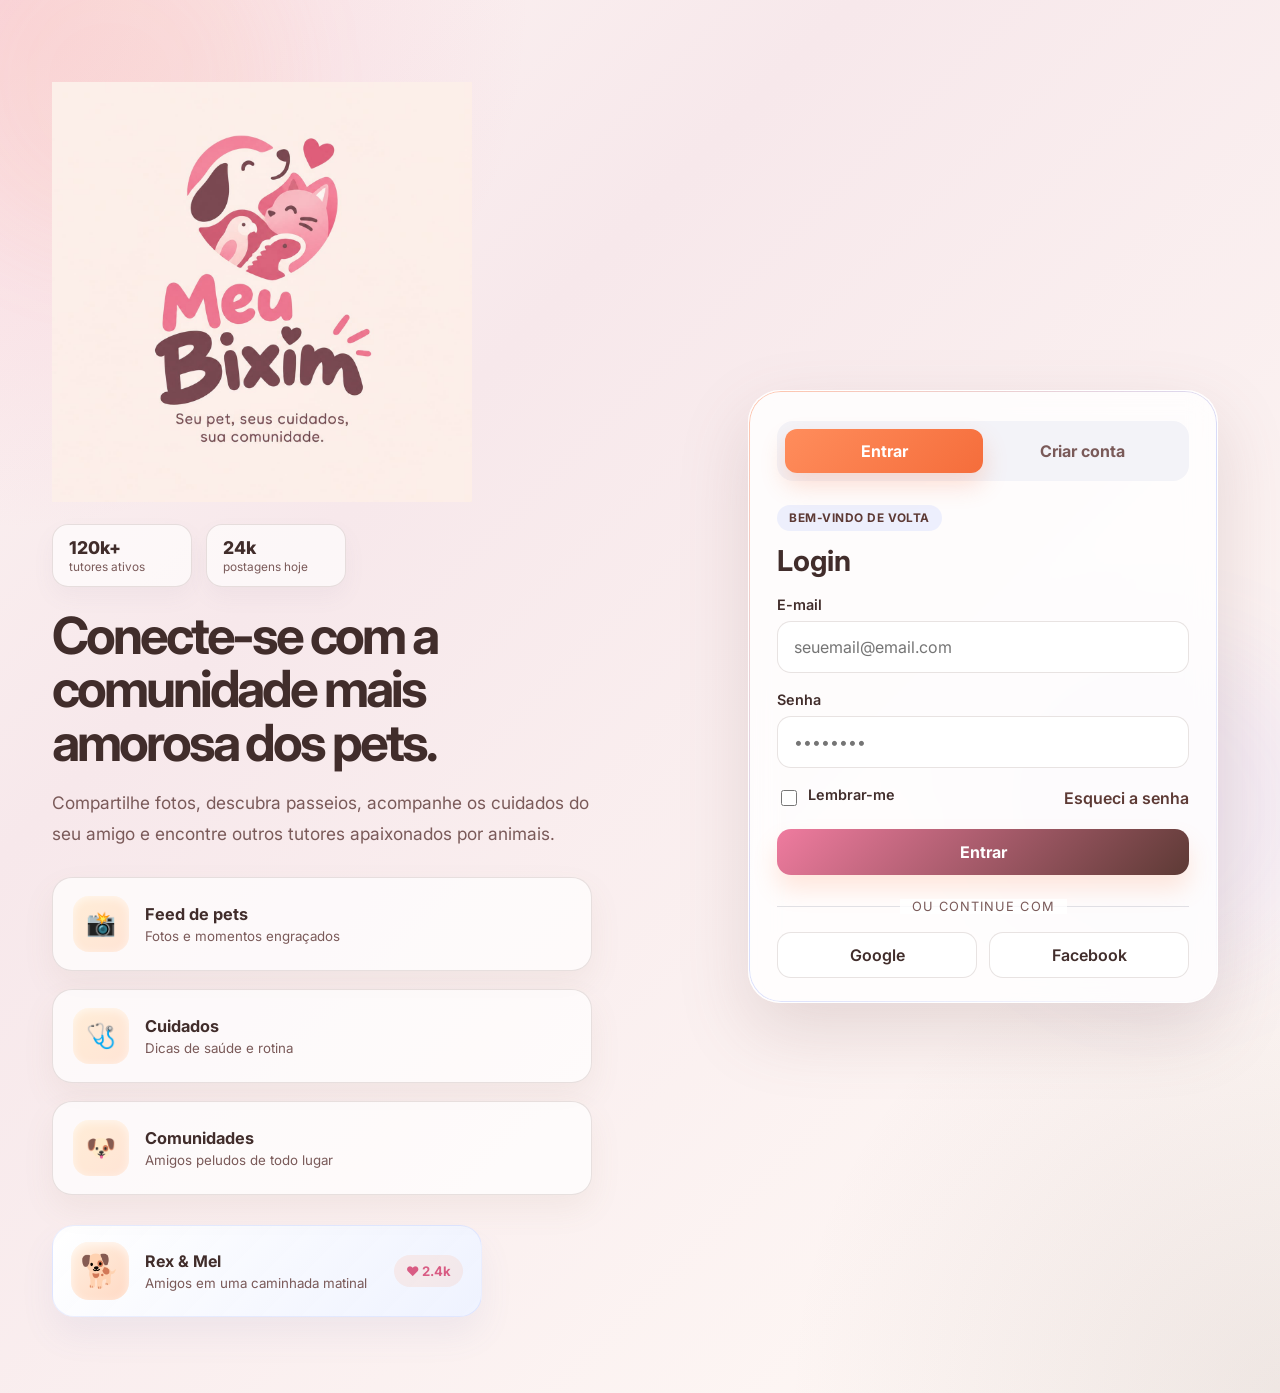
<file: index.html>
<!DOCTYPE html>
<html lang="pt-BR">
  <head>
    <meta charset="UTF-8" />
    <meta name="viewport" content="width=device-width, initial-scale=1.0" />
    <title>Meu Bixim</title>
    <link rel="preconnect" href="https://fonts.googleapis.com" />
    <link rel="preconnect" href="https://fonts.gstatic.com" crossorigin />
    <link href="https://fonts.googleapis.com/css2?family=Inter:wght@400;500;600;700;800&display=swap" rel="stylesheet" />
    <link rel="stylesheet" href="style.css" />
  </head>
  <body>
    <div class="page-shell">
      <div class="brand-panel">
        <div class="brand-badge">
          <img class="brand-logo brand-logo--large" src="imagemmeubixim.jpeg" alt="Meu Bixim" />
        </div>

        <div class="trust-row">
          <div class="stat-pill">
            <strong>120k+</strong>
            <span>tutores ativos</span>
          </div>
          <div class="stat-pill">
            <strong>24k</strong>
            <span>postagens hoje</span>
          </div>
        </div>

        <h1>Conecte-se com a comunidade mais amorosa dos pets.</h1>
        <p>
          Compartilhe fotos, descubra passeios, acompanhe os cuidados do seu amigo
          e encontre outros tutores apaixonados por animais.
        </p>

        <div class="feature-list">
          <div class="feature-item">
            <span class="icon">📸</span>
            <div>
              <strong>Feed de pets</strong>
              <small>Fotos e momentos engraçados</small>
            </div>
          </div>
          <div class="feature-item">
            <span class="icon">🩺</span>
            <div>
              <strong>Cuidados</strong>
              <small>Dicas de saúde e rotina</small>
            </div>
          </div>
          <div class="feature-item">
            <span class="icon">🐶</span>
            <div>
              <strong>Comunidades</strong>
              <small>Amigos peludos de todo lugar</small>
            </div>
          </div>
        </div>

        <div class="pet-preview-card">
          <div class="pet-avatar">🐕</div>
          <div>
            <strong>Rex &amp; Mel</strong>
            <small>Amigos em uma caminhada matinal</small>
          </div>
          <span class="like-count">❤ 2.4k</span>
        </div>
      </div>

      <div class="auth-panel">
        <div class="auth-card">
          <div class="tab-group" role="tablist" aria-label="Formas de autenticação">
            <button class="tab-btn active" type="button" data-target="login" aria-selected="true">
              Entrar
            </button>
            <button class="tab-btn" type="button" data-target="signup" aria-selected="false">
              Criar conta
            </button>
          </div>

          <form class="form-panel active" id="loginForm">
            <div class="heading">
              <span class="mini-tag">Bem-vindo de volta</span>
              <h2>Login</h2>
            </div>

            <label>
              <span>E-mail</span>
              <input type="email" placeholder="seuemail@email.com" />
            </label>

            <label>
              <span>Senha</span>
              <input type="password" placeholder="••••••••" />
            </label>

            <div class="options-row">
              <label class="checkbox-wrap">
                <input type="checkbox" />
                <span>Lembrar-me</span>
              </label>
              <a href="#">Esqueci a senha</a>
            </div>

            <button class="primary-btn" type="submit">Entrar</button>

            <div class="divider"><span>ou continue com</span></div>

            <div class="social-row">
              <button type="button" class="social-btn">Google</button>
              <button type="button" class="social-btn">Facebook</button>
            </div>
          </form>

          <form class="form-panel" id="signupForm">
            <div class="heading">
              <span class="mini-tag">Junte-se à rede</span>
              <h2>Criar nova conta</h2>
            </div>

            <div class="two-columns">
              <label>
                <span>Nome</span>
                <input type="text" placeholder="Seu nome" />
              </label>
              <label>
                <span>Pet</span>
                <input type="text" placeholder="Nome do pet" />
              </label>
            </div>

            <label>
              <span>E-mail</span>
              <input type="email" placeholder="seuemail@email.com" />
            </label>

            <div class="two-columns">
              <label>
                <span>Senha</span>
                <input type="password" placeholder="Crie uma senha" />
              </label>
              <label>
                <span>Tipo de pet</span>
                <select>
                  <option>Cachorro</option>
                  <option>Gato</option>
                  <option>Pássaro</option>
                  <option>Outros</option>
                </select>
              </label>
            </div>

            <label class="checkbox-wrap signup-check">
              <input type="checkbox" />
              <span>Aceito os termos e políticas da plataforma</span>
            </label>

            <button class="primary-btn" type="submit">Criar minha conta</button>
          </form>
        </div>
      </div>
    </div>

    <script src="script.js"></script>
  </body>
</html>
</file>
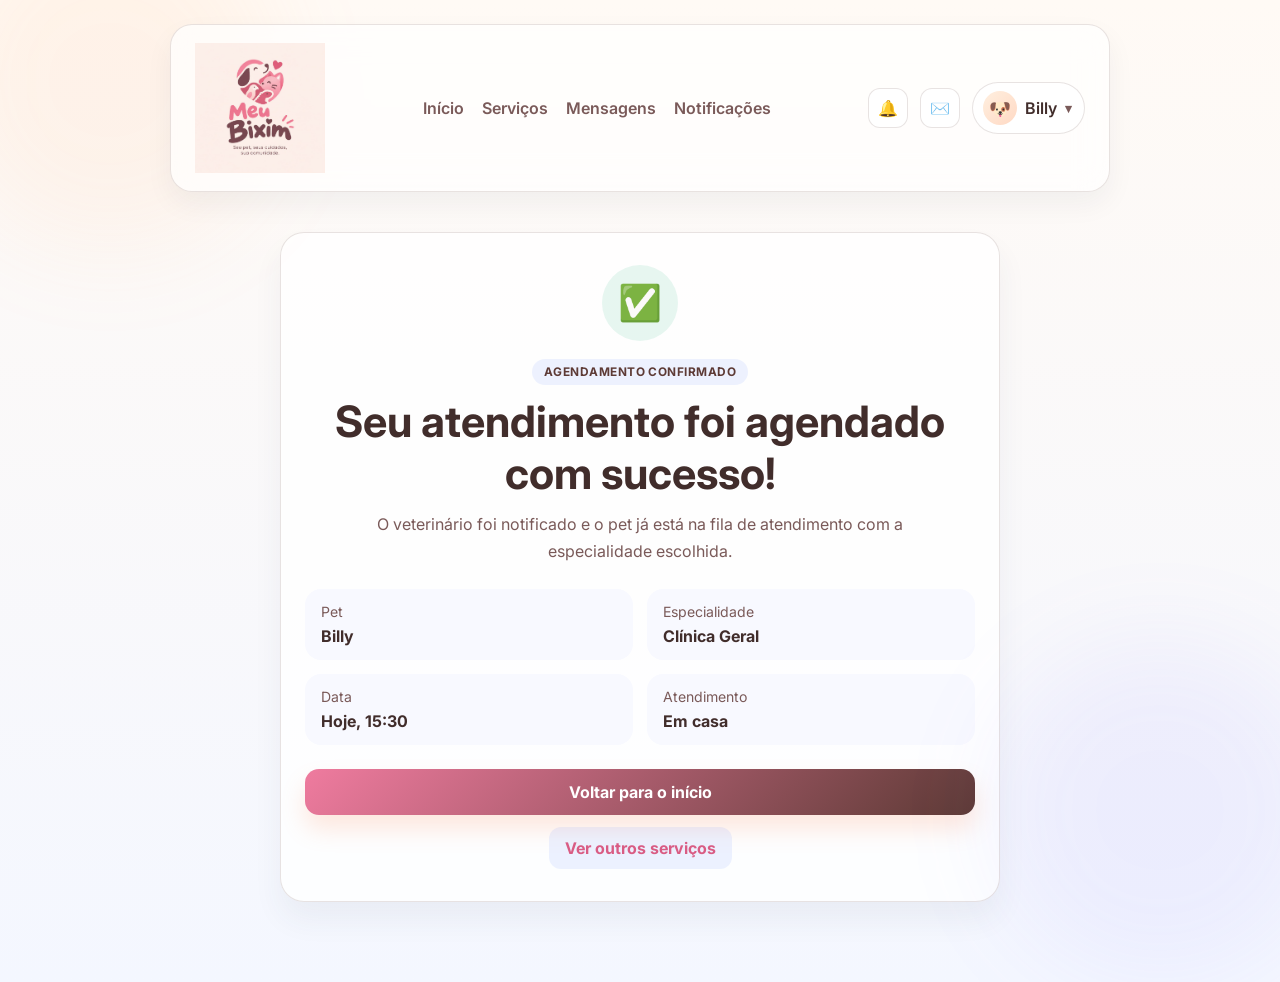
<file: agendamento-confirmado.html>
<!DOCTYPE html>
<html lang="pt-BR">
  <head>
    <meta charset="UTF-8" />
    <meta name="viewport" content="width=device-width, initial-scale=1.0" />
    <title>Meu Bixim | Agendamento confirmado</title>
    <link rel="preconnect" href="https://fonts.googleapis.com" />
    <link rel="preconnect" href="https://fonts.gstatic.com" crossorigin />
    <link href="https://fonts.googleapis.com/css2?family=Inter:wght@400;500;600;700;800&display=swap" rel="stylesheet" />
    <link rel="stylesheet" href="style.css" />
  </head>
  <body class="success-page-body">
    <div class="success-page-shell">
      <header class="topbar">
        <div class="brand-mini">
          <img class="brand-logo" src="imagemmeubixim.jpeg" alt="Meu Bixim" />
        </div>
        <nav class="nav-links">
          <a href="profile.html">Início</a>
          <a href="discover.html">Serviços</a>
          <a href="#">Mensagens</a>
          <a href="#">Notificações</a>
        </nav>
        <div class="user-actions">
          <button class="icon-button" type="button">🔔</button>
          <button class="icon-button" type="button">✉️</button>

          <div class="profile-menu-wrapper">
            <button class="mini-user profile-trigger" type="button" aria-expanded="false">
              <span class="mini-avatar">🐶</span>
              <span>Billy</span>
              <span class="caret">▾</span>
            </button>

            <div class="profile-dropdown">
              <button type="button">🔄 Trocar de perfil</button>
              <button type="button">⚙️ Configurações</button>
              <button type="button" class="logout-option">↩️ Logout</button>
            </div>
          </div>
        </div>
      </header>

      <main class="success-page-main">
        <section class="panel-card success-card">
          <div class="success-icon">✅</div>
          <span class="mini-tag success-tag">Agendamento confirmado</span>
          <h1>Seu atendimento foi agendado com sucesso!</h1>
          <p>O veterinário foi notificado e o pet já está na fila de atendimento com a especialidade escolhida.</p>

          <div class="success-detail-grid">
            <div class="success-detail">
              <span>Pet</span>
              <strong>Billy</strong>
            </div>
            <div class="success-detail">
              <span>Especialidade</span>
              <strong>Clínica Geral</strong>
            </div>
            <div class="success-detail">
              <span>Data</span>
              <strong>Hoje, 15:30</strong>
            </div>
            <div class="success-detail">
              <span>Atendimento</span>
              <strong>Em casa</strong>
            </div>
          </div>

          <div class="success-actions">
            <button class="primary-btn" type="button" onclick="window.location.href='profile.html'">Voltar para o início</button>
            <button class="secondary-btn" type="button" onclick="window.location.href='discover.html'">Ver outros serviços</button>
          </div>
        </section>
      </main>
    </div>

    <script src="script.js"></script>
  </body>
</html>
</file>
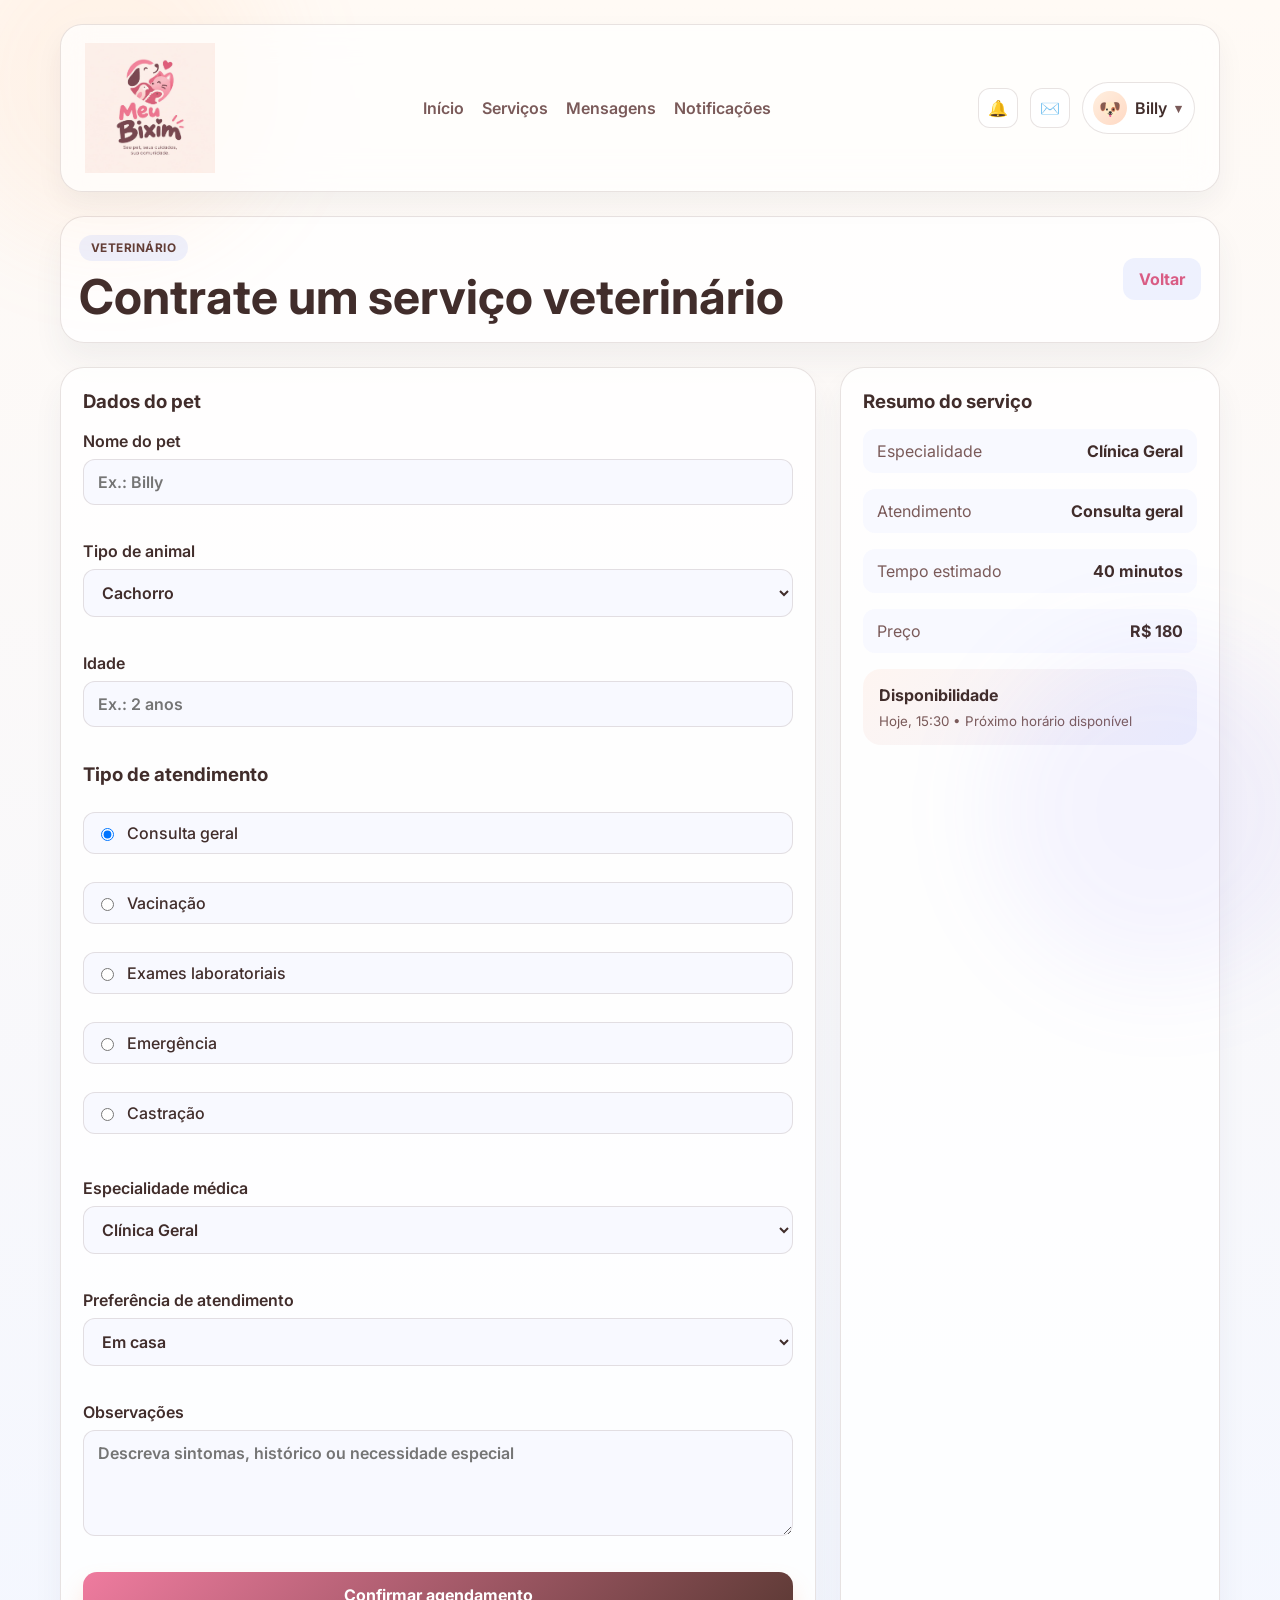
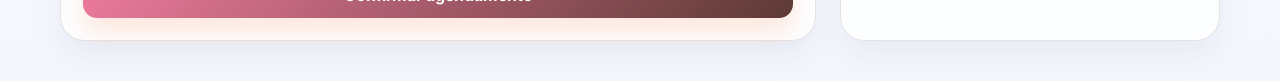
<file: agendar-servico.html>
<!DOCTYPE html>
<html lang="pt-BR">
  <head>
    <meta charset="UTF-8" />
    <meta name="viewport" content="width=device-width, initial-scale=1.0" />
    <title>Meu Bixim | Agendar serviço</title>
    <link rel="preconnect" href="https://fonts.googleapis.com" />
    <link rel="preconnect" href="https://fonts.gstatic.com" crossorigin />
    <link href="https://fonts.googleapis.com/css2?family=Inter:wght@400;500;600;700;800&display=swap" rel="stylesheet" />
    <link rel="stylesheet" href="style.css" />
  </head>
  <body class="booking-page-body">
    <div class="booking-page-shell">
      <header class="topbar">
        <div class="brand-mini">
          <img class="brand-logo" src="imagemmeubixim.jpeg" alt="Meu Bixim" />
        </div>
        <nav class="nav-links">
          <a href="profile.html">Início</a>
          <a href="discover.html">Serviços</a>
          <a href="#">Mensagens</a>
          <a href="#">Notificações</a>
        </nav>
        <div class="user-actions">
          <button class="icon-button" type="button">🔔</button>
          <button class="icon-button" type="button">✉️</button>

          <div class="profile-menu-wrapper">
            <button class="mini-user profile-trigger" type="button" aria-expanded="false">
              <span class="mini-avatar">🐶</span>
              <span>Billy</span>
              <span class="caret">▾</span>
            </button>

            <div class="profile-dropdown">
              <button type="button">🔄 Trocar de perfil</button>
              <button type="button">⚙️ Configurações</button>
              <button type="button" class="logout-option">↩️ Logout</button>
            </div>
          </div>
        </div>
      </header>

      <main class="booking-page-main">
        <section class="booking-hero panel-card">
          <div>
            <span class="mini-tag">Veterinário</span>
            <h1>Contrate um serviço veterinário</h1>
          </div>
          <button class="secondary-btn" type="button" onclick="window.location.href='discover.html'">Voltar</button>
        </section>

        <section class="booking-layout">
          <form class="panel-card booking-form" id="bookingForm">
            <h3>Dados do pet</h3>

            <label>
              Nome do pet
              <input type="text" placeholder="Ex.: Billy" />
            </label>

            <label>
              Tipo de animal
              <select>
                <option>Cachorro</option>
                <option>Gato</option>
                <option>Pássaro</option>
                <option>Outro</option>
              </select>
            </label>

            <label>
              Idade
              <input type="text" placeholder="Ex.: 2 anos" />
            </label>

            <h3>Tipo de atendimento</h3>
            <div class="service-options">
              <label><input type="radio" name="serviceType" checked /> Consulta geral</label>
              <label><input type="radio" name="serviceType" /> Vacinação</label>
              <label><input type="radio" name="serviceType" /> Exames laboratoriais</label>
              <label><input type="radio" name="serviceType" /> Emergência</label>
              <label><input type="radio" name="serviceType" /> Castração</label>
            </div>

            <label>
              Especialidade médica
              <select>
                <option>Clínica Geral</option>
                <option>Cardiologia</option>
                <option>Dermatologia</option>
                <option>Neurologia</option>
                <option>Odontologia</option>
                <option>Cirurgia</option>
                <option>Oncologia</option>
              </select>
            </label>

            <label>
              Preferência de atendimento
              <select>
                <option>Em casa</option>
                <option>Clínica</option>
                <option>Teleconsulta</option>
              </select>
            </label>

            <label>
              Observações
              <textarea rows="4" placeholder="Descreva sintomas, histórico ou necessidade especial"></textarea>
            </label>

            <button type="submit" class="primary-btn">Confirmar agendamento</button>
          </form>

          <aside class="panel-card booking-summary">
            <h3>Resumo do serviço</h3>
            <div class="summary-item">
              <span>Especialidade</span>
              <strong>Clínica Geral</strong>
            </div>
            <div class="summary-item">
              <span>Atendimento</span>
              <strong>Consulta geral</strong>
            </div>
            <div class="summary-item">
              <span>Tempo estimado</span>
              <strong>40 minutos</strong>
            </div>
            <div class="summary-item">
              <span>Preço</span>
              <strong>R$ 180</strong>
            </div>

            <div class="availability-box">
              <strong>Disponibilidade</strong>
              <small>Hoje, 15:30 • Próximo horário disponível</small>
            </div>
          </aside>
        </section>
      </main>
    </div>

    <script src="script.js"></script>
  </body>
</html>
</file>
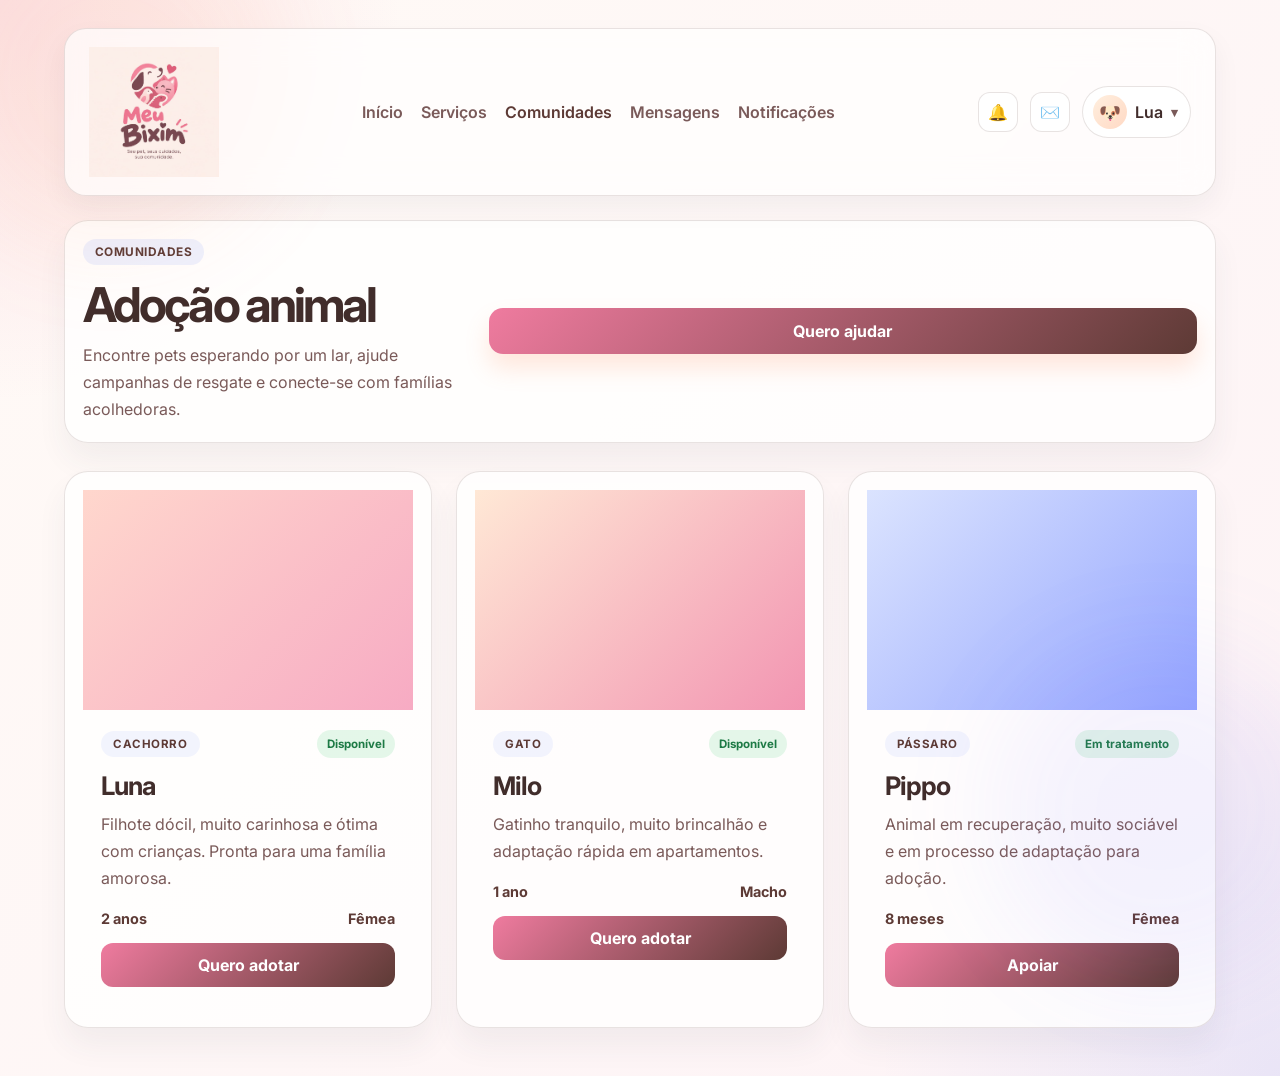
<file: community.html>
<!DOCTYPE html>
<html lang="pt-BR">
  <head>
    <meta charset="UTF-8" />
    <meta name="viewport" content="width=device-width, initial-scale=1.0" />
    <title>Meu Bixim | Comunidades</title>
    <link rel="preconnect" href="https://fonts.googleapis.com" />
    <link rel="preconnect" href="https://fonts.gstatic.com" crossorigin />
    <link href="https://fonts.googleapis.com/css2?family=Inter:wght@400;500;600;700;800&display=swap" rel="stylesheet" />
    <link rel="stylesheet" href="style.css" />
  </head>
  <body class="community-body">
    <div class="community-shell">
      <header class="topbar">
        <div class="brand-mini">
          <img class="brand-logo" src="imagemmeubixim.jpeg" alt="Meu Bixim" />
        </div>
        <nav class="nav-links">
          <a href="profile.html">Início</a>
          <a href="discover.html">Serviços</a>
          <a href="community.html" class="active">Comunidades</a>
          <a href="#">Mensagens</a>
          <a href="#">Notificações</a>
        </nav>
        <div class="user-actions">
          <button class="icon-button" type="button">🔔</button>
          <button class="icon-button" type="button">✉️</button>

          <div class="profile-menu-wrapper">
            <button class="mini-user profile-trigger" type="button" aria-expanded="false">
              <span class="mini-avatar">🐶</span>
              <span>Lua</span>
              <span class="caret">▾</span>
            </button>

            <div class="profile-dropdown">
              <button type="button">🔄 Trocar de perfil</button>
              <button type="button">⚙️ Configurações</button>
              <button type="button" class="logout-option">↩️ Logout</button>
            </div>
          </div>
        </div>
      </header>

      <main class="community-main">
        <section class="community-hero panel-card">
          <div>
            <span class="mini-tag">Comunidades</span>
            <h1>Adoção animal</h1>
            <p>Encontre pets esperando por um lar, ajude campanhas de resgate e conecte-se com famílias acolhedoras.</p>
          </div>
          <button class="primary-btn" type="button">Quero ajudar</button>
        </section>

        <section class="community-grid">
          <article class="adoption-card panel-card">
            <div class="adoption-cover cover-one"></div>
            <div class="adoption-content">
              <div class="tag-row">
                <span class="service-tag">Cachorro</span>
                <span class="status-badge">Disponível</span>
              </div>
              <h3>Luna</h3>
              <p>Filhote dócil, muito carinhosa e ótima com crianças. Pronta para uma família amorosa.</p>
              <div class="adoption-meta">
                <span>2 anos</span>
                <span>Fêmea</span>
              </div>
              <button type="button">Quero adotar</button>
            </div>
          </article>

          <article class="adoption-card panel-card">
            <div class="adoption-cover cover-two"></div>
            <div class="adoption-content">
              <div class="tag-row">
                <span class="service-tag">Gato</span>
                <span class="status-badge">Disponível</span>
              </div>
              <h3>Milo</h3>
              <p>Gatinho tranquilo, muito brincalhão e adaptação rápida em apartamentos.</p>
              <div class="adoption-meta">
                <span>1 ano</span>
                <span>Macho</span>
              </div>
              <button type="button">Quero adotar</button>
            </div>
          </article>

          <article class="adoption-card panel-card">
            <div class="adoption-cover cover-three"></div>
            <div class="adoption-content">
              <div class="tag-row">
                <span class="service-tag">Pássaro</span>
                <span class="status-badge">Em tratamento</span>
              </div>
              <h3>Pippo</h3>
              <p>Animal em recuperação, muito sociável e em processo de adaptação para adoção.</p>
              <div class="adoption-meta">
                <span>8 meses</span>
                <span>Fêmea</span>
              </div>
              <button type="button">Apoiar</button>
            </div>
          </article>
        </section>
      </main>
    </div>

    <script src="script.js"></script>
  </body>
</html>
</file>
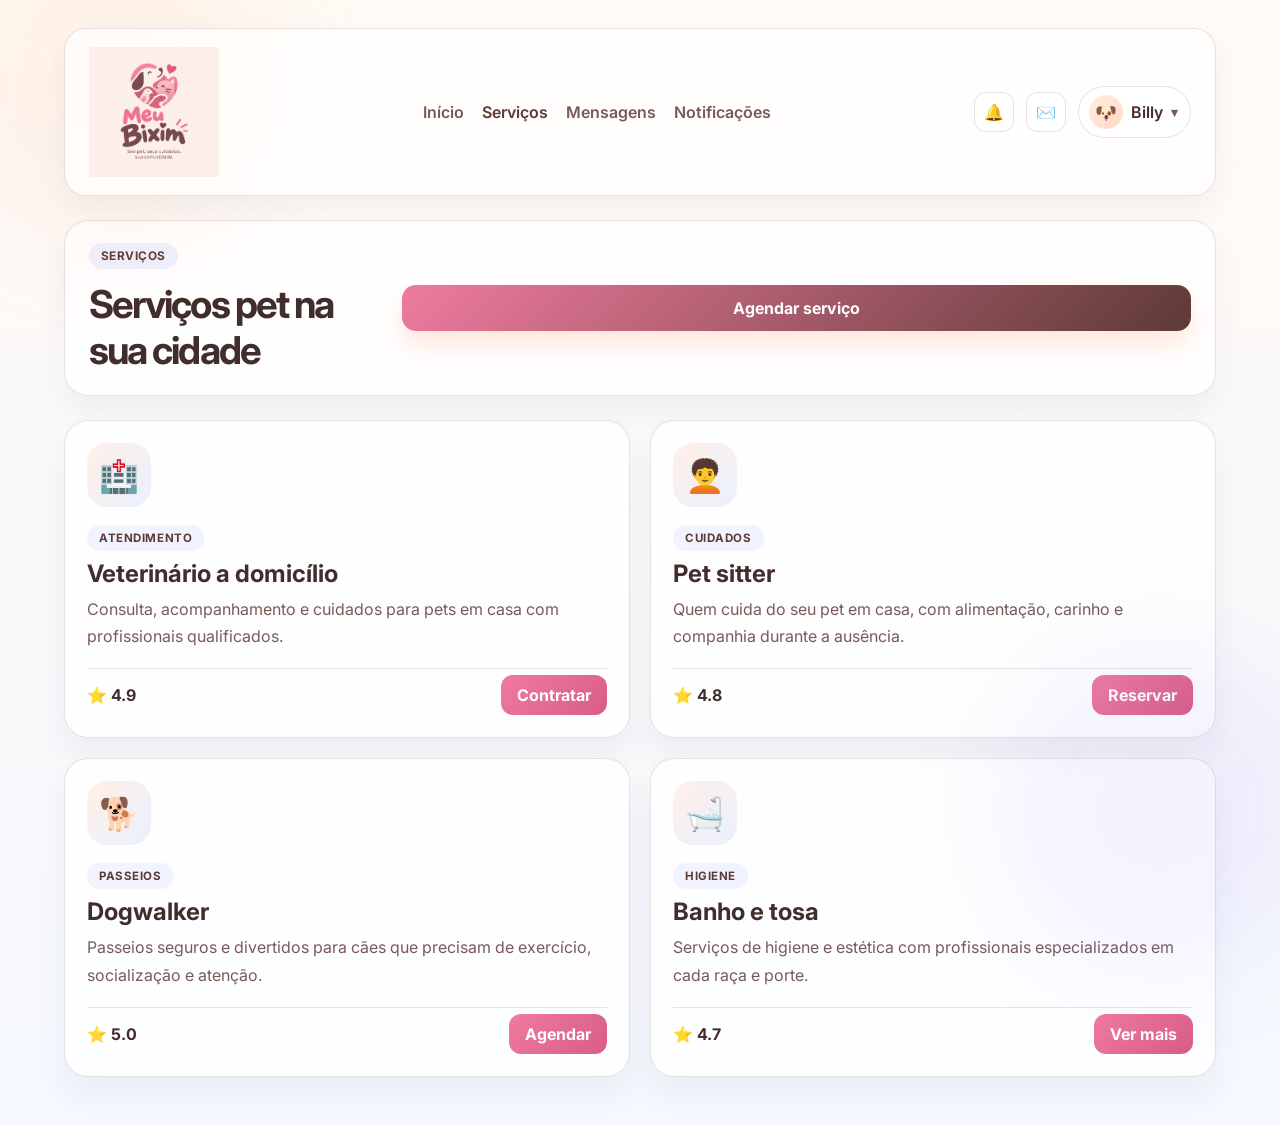
<file: discover.html>
<!DOCTYPE html>
<html lang="pt-BR">
  <head>
    <meta charset="UTF-8" />
    <meta name="viewport" content="width=device-width, initial-scale=1.0" />
    <title>Meu Bixim | Serviços</title>
    <link rel="preconnect" href="https://fonts.googleapis.com" />
    <link rel="preconnect" href="https://fonts.gstatic.com" crossorigin />
    <link href="https://fonts.googleapis.com/css2?family=Inter:wght@400;500;600;700;800&display=swap" rel="stylesheet" />
    <link rel="stylesheet" href="style.css" />
  </head>
  <body class="discover-body">
    <div class="discover-shell">
      <header class="topbar">
        <div class="brand-mini">
          <img class="brand-logo" src="imagemmeubixim.jpeg" alt="Meu Bixim" />
        </div>
        <nav class="nav-links">
          <a href="profile.html">Início</a>
          <a class="active" href="discover.html">Serviços</a>
          <a href="#">Mensagens</a>
          <a href="#">Notificações</a>
        </nav>
        <div class="user-actions">
          <button class="icon-button" type="button">🔔</button>
          <button class="icon-button" type="button">✉️</button>

          <div class="profile-menu-wrapper">
            <button class="mini-user profile-trigger" type="button" aria-expanded="false">
              <span class="mini-avatar">🐶</span>
              <span>Billy</span>
              <span class="caret">▾</span>
            </button>

            <div class="profile-dropdown">
              <button type="button">🔄 Trocar de perfil</button>
              <button type="button">⚙️ Configurações</button>
              <button type="button" class="logout-option">↩️ Logout</button>
            </div>
          </div>
        </div>
      </header>

      <main class="discover-main">
        <section class="discover-header panel-card">
          <div>
            <span class="mini-tag">Serviços</span>
            <h1>Serviços pet na sua cidade</h1>
          </div>
          <button class="primary-btn" type="button" onclick="window.location.href='agendar-servico.html'">Agendar serviço</button>
        </section>

        <section class="service-grid">
          <article class="service-card panel-card">
            <div class="service-icon">🏥</div>
            <div class="service-content">
              <span class="service-tag">Atendimento</span>
              <h3>Veterinário a domicílio</h3>
              <p>Consulta, acompanhamento e cuidados para pets em casa com profissionais qualificados.</p>
            </div>
            <div class="service-meta">
              <span>⭐ 4.9</span>
              <button type="button">Contratar</button>
            </div>
          </article>

          <article class="service-card panel-card">
            <div class="service-icon">🧑‍🦱</div>
            <div class="service-content">
              <span class="service-tag">Cuidados</span>
              <h3>Pet sitter</h3>
              <p>Quem cuida do seu pet em casa, com alimentação, carinho e companhia durante a ausência.</p>
            </div>
            <div class="service-meta">
              <span>⭐ 4.8</span>
              <button type="button">Reservar</button>
            </div>
          </article>

          <article class="service-card panel-card">
            <div class="service-icon">🐕</div>
            <div class="service-content">
              <span class="service-tag">Passeios</span>
              <h3>Dogwalker</h3>
              <p>Passeios seguros e divertidos para cães que precisam de exercício, socialização e atenção.</p>
            </div>
            <div class="service-meta">
              <span>⭐ 5.0</span>
              <button type="button">Agendar</button>
            </div>
          </article>

          <article class="service-card panel-card">
            <div class="service-icon">🛁</div>
            <div class="service-content">
              <span class="service-tag">Higiene</span>
              <h3>Banho e tosa</h3>
              <p>Serviços de higiene e estética com profissionais especializados em cada raça e porte.</p>
            </div>
            <div class="service-meta">
              <span>⭐ 4.7</span>
              <button type="button">Ver mais</button>
            </div>
          </article>
        </section>
      </main>
    </div>

    <script src="script.js"></script>
  </body>
</html>
</file>
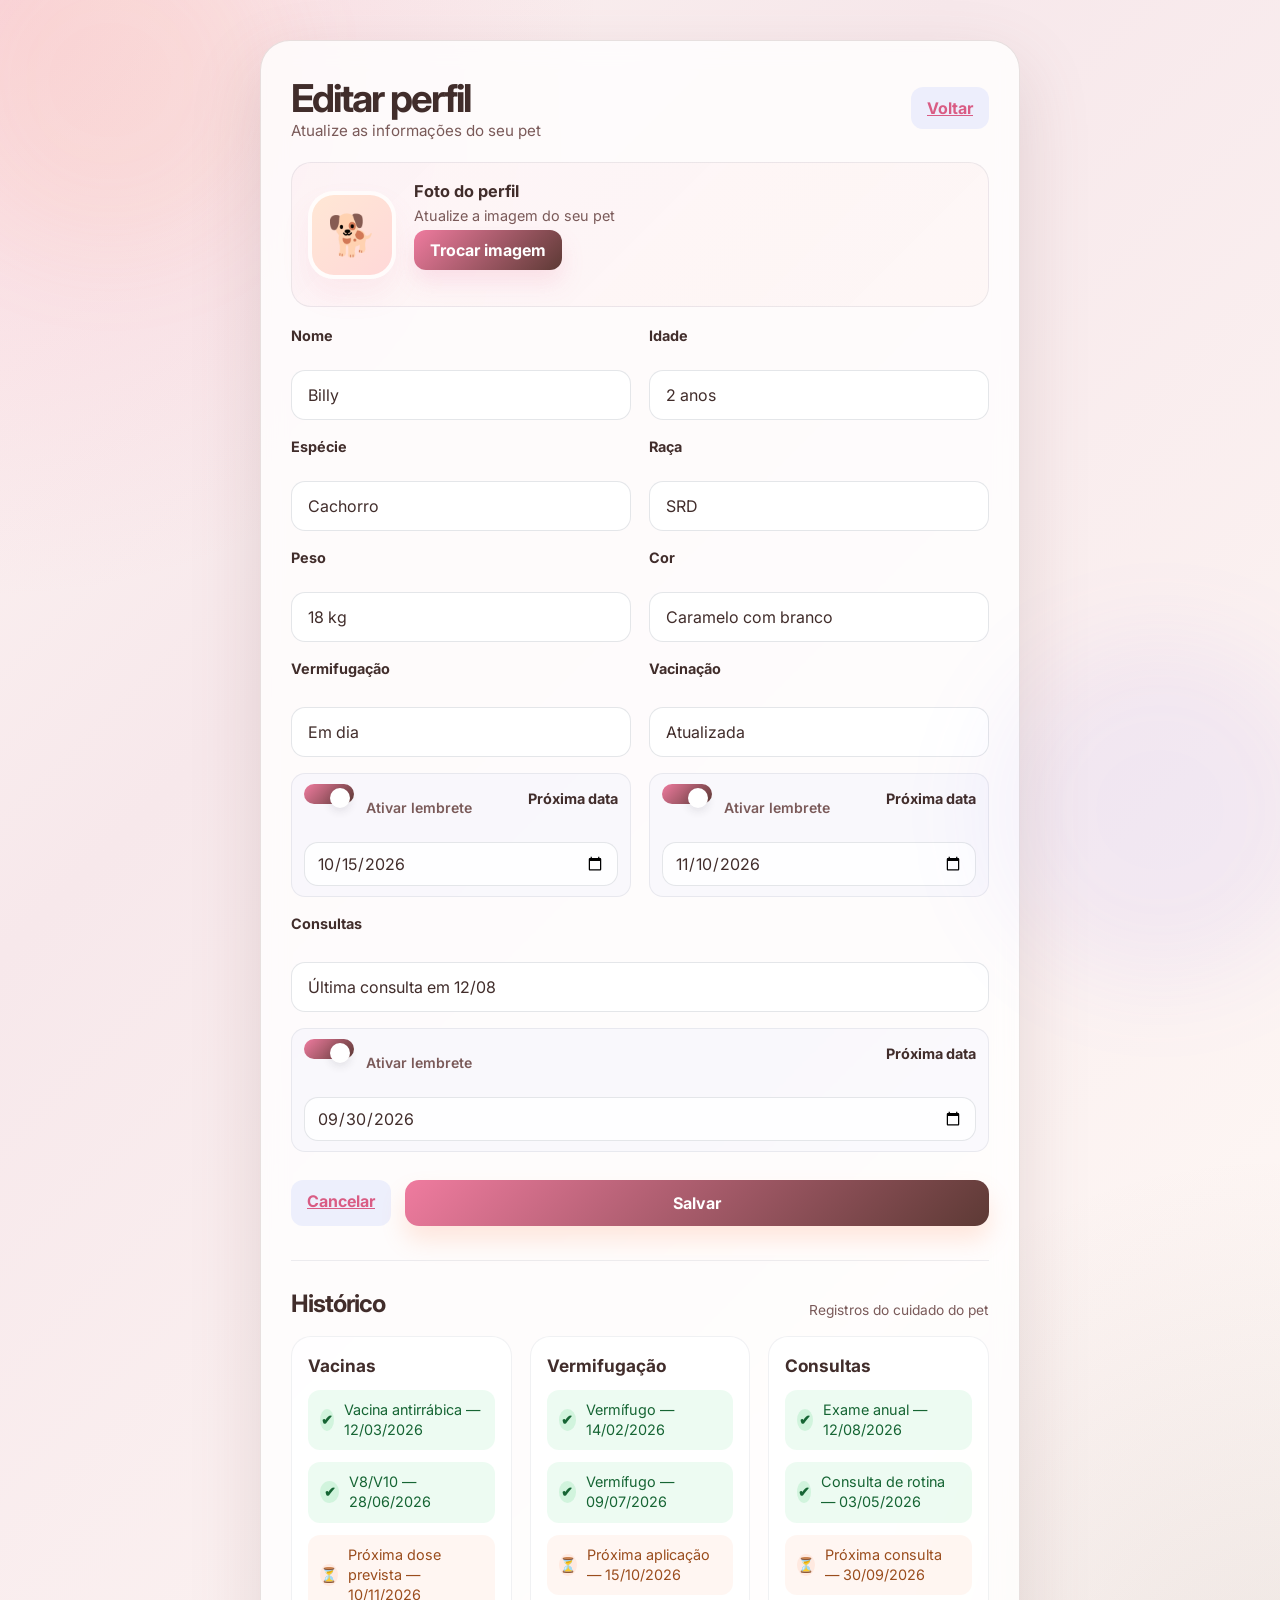
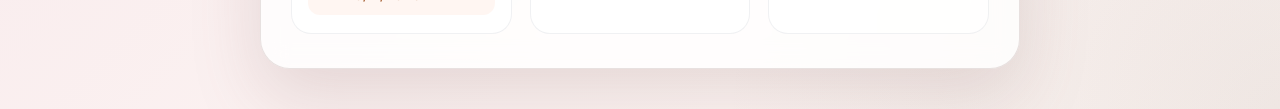
<file: editar-perfil.html>
<!DOCTYPE html>
<html lang="pt-BR">
  <head>
    <meta charset="UTF-8" />
    <meta name="viewport" content="width=device-width, initial-scale=1.0" />
    <title>Meu Bixim | Editar perfil</title>
    <link rel="preconnect" href="https://fonts.googleapis.com" />
    <link rel="preconnect" href="https://fonts.gstatic.com" crossorigin />
    <link href="https://fonts.googleapis.com/css2?family=Inter:wght@400;500;600;700;800&display=swap" rel="stylesheet" />
    <link rel="stylesheet" href="style.css" />
  </head>
  <body class="edit-page-body">
    <div class="edit-page-shell">
      <div class="edit-card">
        <div class="edit-header">
          <div>
            <h1>Editar perfil</h1>
            <p class="edit-subtitle">Atualize as informações do seu pet</p>
          </div>
          <a href="profile.html" class="secondary-btn">Voltar</a>
        </div>

        <form class="edit-form" action="profile.html">
          <div class="profile-image-picker">
            <div class="profile-preview-avatar">🐕</div>
            <div class="profile-picker-content">
              <strong>Foto do perfil</strong>
              <p>Atualize a imagem do seu pet</p>
              <label class="upload-button" for="profileImageUpload">Trocar imagem</label>
              <input id="profileImageUpload" type="file" accept="image/*" />
            </div>
          </div>

          <div class="field-grid">
            <div class="field-group">
              <label for="nome">Nome</label>
              <input id="nome" name="nome" type="text" value="Billy" />
            </div>

            <div class="field-group">
              <label for="idade">Idade</label>
              <input id="idade" name="idade" type="text" value="2 anos" />
            </div>

            <div class="field-group">
              <label for="especie">Espécie</label>
              <input id="especie" name="especie" type="text" value="Cachorro" />
            </div>

            <div class="field-group">
              <label for="raca">Raça</label>
              <input id="raca" name="raca" type="text" value="SRD" />
            </div>

            <div class="field-group">
              <label for="peso">Peso</label>
              <input id="peso" name="peso" type="text" value="18 kg" />
            </div>

            <div class="field-group">
              <label for="cor">Cor</label>
              <input id="cor" name="cor" type="text" value="Caramelo com branco" />
            </div>

            <div class="field-group reminder-group">
              <label for="vermifugacao">Vermifugação</label>
              <input id="vermifugacao" name="vermifugacao" type="text" value="Em dia" />
              <div class="reminder-controls">
                <label class="switch">
                  <input type="checkbox" checked />
                  <span class="slider"></span>
                </label>
                <span class="reminder-text">Ativar lembrete</span>
                <label class="date-label" for="nextVermifugacao">Próxima data</label>
                <input id="nextVermifugacao" name="nextVermifugacao" type="date" value="2026-10-15" />
              </div>
            </div>

            <div class="field-group reminder-group">
              <label for="vacinacao">Vacinação</label>
              <input id="vacinacao" name="vacinacao" type="text" value="Atualizada" />
              <div class="reminder-controls">
                <label class="switch">
                  <input type="checkbox" checked />
                  <span class="slider"></span>
                </label>
                <span class="reminder-text">Ativar lembrete</span>
                <label class="date-label" for="nextVacinacao">Próxima data</label>
                <input id="nextVacinacao" name="nextVacinacao" type="date" value="2026-11-10" />
              </div>
            </div>

            <div class="field-group reminder-group" style="grid-column: 1 / -1;">
              <label for="consultas">Consultas</label>
              <input id="consultas" name="consultas" type="text" value="Última consulta em 12/08" />
              <div class="reminder-controls">
                <label class="switch">
                  <input type="checkbox" checked />
                  <span class="slider"></span>
                </label>
                <span class="reminder-text">Ativar lembrete</span>
                <label class="date-label" for="nextConsulta">Próxima data</label>
                <input id="nextConsulta" name="nextConsulta" type="date" value="2026-09-30" />
              </div>
            </div>
          </div>

          <div class="form-actions">
            <a href="profile.html" class="secondary-btn">Cancelar</a>
            <button class="primary-btn" type="submit">Salvar</button>
          </div>
        </form>

        <section class="history-section">
          <div class="history-header">
            <h2>Histórico</h2>
            <span>Registros do cuidado do pet</span>
          </div>

          <div class="history-grid">
            <article class="history-card">
              <h3>Vacinas</h3>
              <ul>
                <li class="status-done"><span>✔</span> Vacina antirrábica — 12/03/2026</li>
                <li class="status-done"><span>✔</span> V8/V10 — 28/06/2026</li>
                <li class="status-pending"><span>⏳</span> Próxima dose prevista — 10/11/2026</li>
              </ul>
            </article>

            <article class="history-card">
              <h3>Vermifugação</h3>
              <ul>
                <li class="status-done"><span>✔</span> Vermífugo — 14/02/2026</li>
                <li class="status-done"><span>✔</span> Vermífugo — 09/07/2026</li>
                <li class="status-pending"><span>⏳</span> Próxima aplicação — 15/10/2026</li>
              </ul>
            </article>

            <article class="history-card">
              <h3>Consultas</h3>
              <ul>
                <li class="status-done"><span>✔</span> Exame anual — 12/08/2026</li>
                <li class="status-done"><span>✔</span> Consulta de rotina — 03/05/2026</li>
                <li class="status-pending"><span>⏳</span> Próxima consulta — 30/09/2026</li>
              </ul>
            </article>
          </div>
        </section>
      </div>
    </div>
  </body>
</html>
</file>
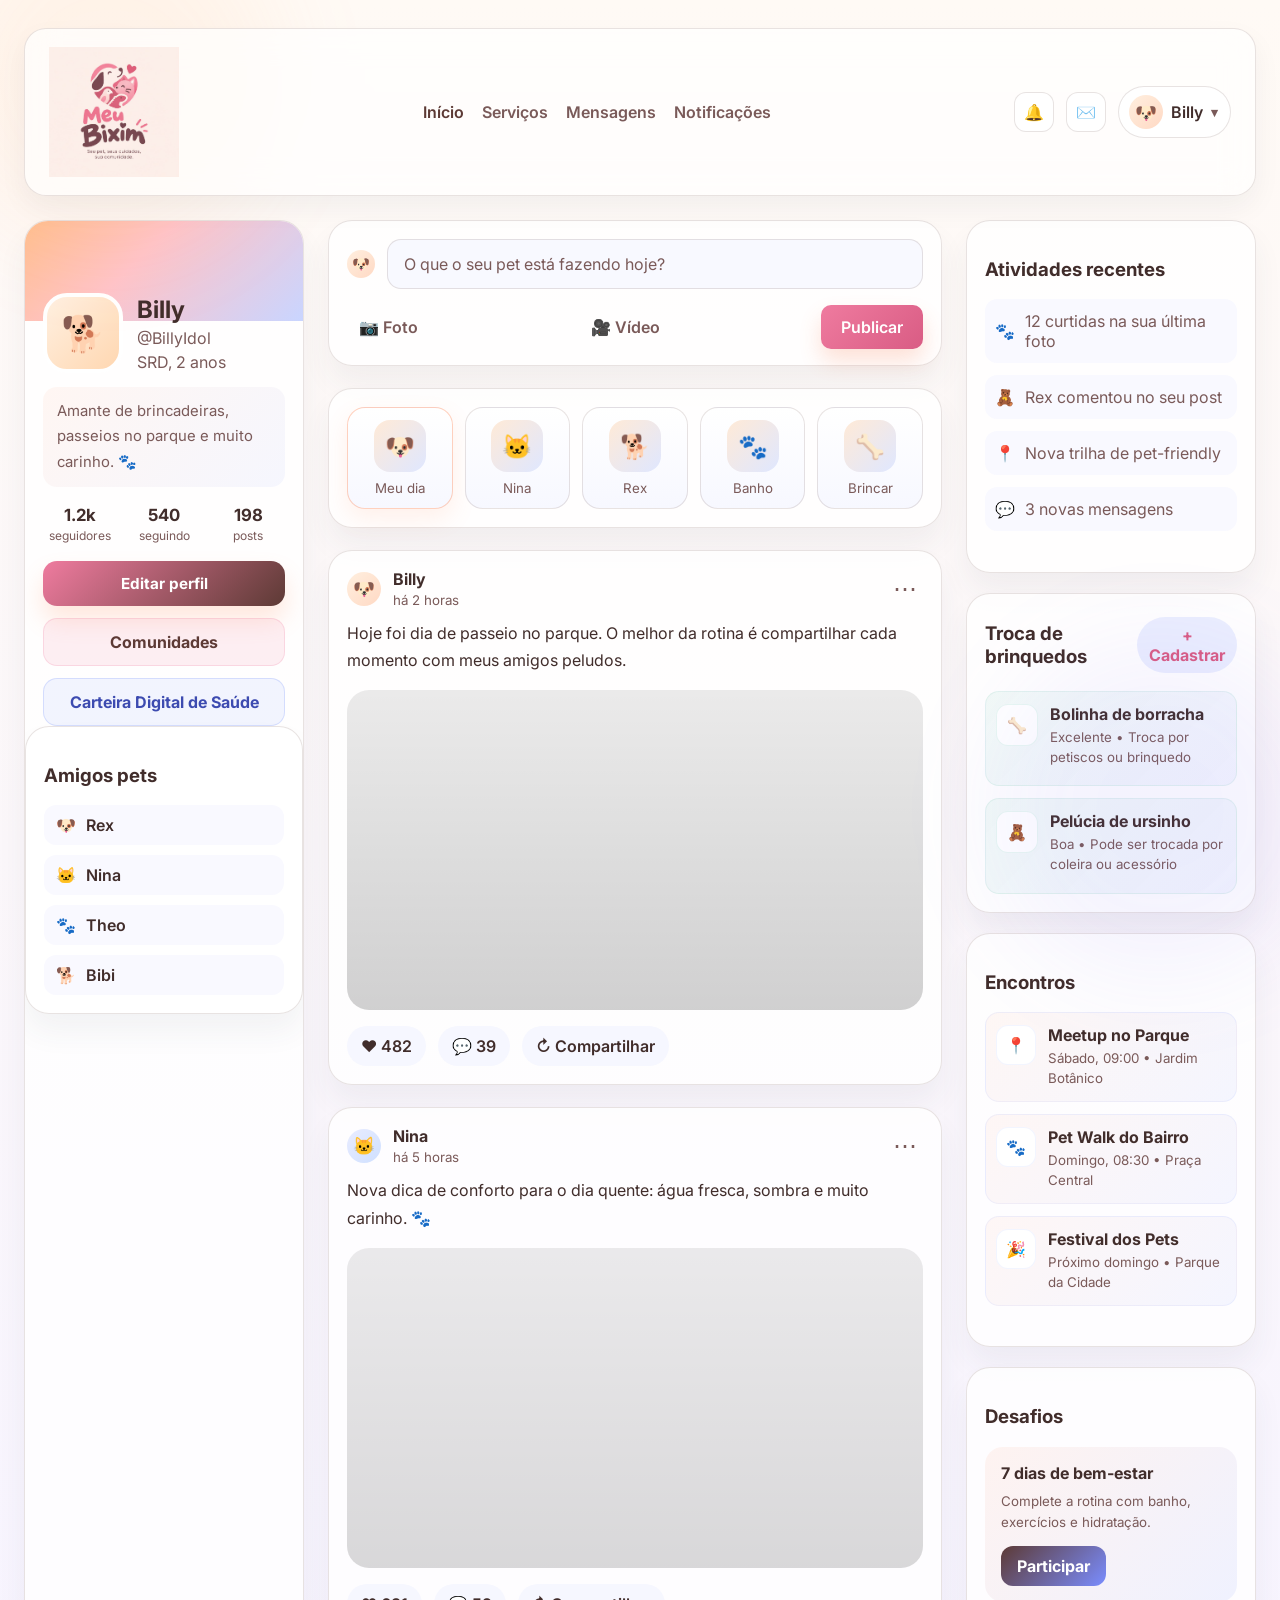
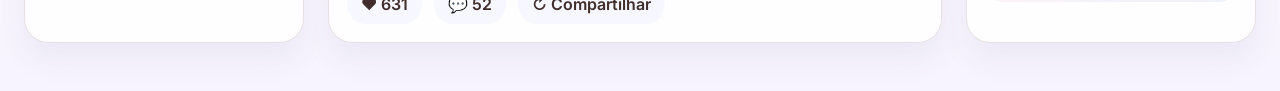
<file: profile.html>
<!DOCTYPE html>
<html lang="pt-BR">
  <head>
    <meta charset="UTF-8" />
    <meta name="viewport" content="width=device-width, initial-scale=1.0" />
    <title>Meu Bixim | Perfil</title>
    <link rel="preconnect" href="https://fonts.googleapis.com" />
    <link rel="preconnect" href="https://fonts.gstatic.com" crossorigin />
    <link href="https://fonts.googleapis.com/css2?family=Inter:wght@400;500;600;700;800&display=swap" rel="stylesheet" />
    <link rel="stylesheet" href="style.css" />
  </head>
  <body class="profile-body">
    <div class="profile-shell">
      <header class="topbar">
        <div class="brand-mini">
          <img class="brand-logo" src="imagemmeubixim.jpeg" alt="Meu Bixim" />
        </div>
        <nav class="nav-links">
          <a class="active" href="profile.html">Início</a>
          <a href="discover.html">Serviços</a>
          <a href="#">Mensagens</a>
          <a href="#">Notificações</a>
        </nav>
        <div class="user-actions">
          <button class="icon-button" type="button">🔔</button>
          <button class="icon-button" type="button">✉️</button>

          <div class="profile-menu-wrapper">
            <button class="mini-user profile-trigger" type="button" aria-expanded="false">
              <span class="mini-avatar">🐶</span>
              <span>Billy</span>
              <span class="caret">▾</span>
            </button>

            <div class="profile-dropdown">
              <button type="button">🔄 Trocar de perfil</button>
              <button type="button">⚙️ Configurações</button>
              <button type="button" class="logout-option">↩️ Logout</button>
            </div>
          </div>
        </div>
      </header>

      <main class="profile-main">
        <aside class="sidebar left-panel">
          <div class="profile-card">
            <div class="cover-gradient"></div>
            <div class="profile-head">
              <div class="profile-avatar">🐕</div>
              <div>
                <h2>Billy</h2>
                <p>@BillyIdol</p>
                <p>SRD, 2 anos</p>
              </div>
            </div>

            <p class="profile-bio">
              Amante de brincadeiras, passeios no parque e muito carinho. 🐾
            </p>

            <div class="stats-row">
              <div>
                <strong>1.2k</strong>
                <span>seguidores</span>
              </div>
              <div>
                <strong>540</strong>
                <span>seguindo</span>
              </div>
              <div>
                <strong>198</strong>
                <span>posts</span>
              </div>
            </div>

            <a href="editar-perfil.html" class="primary-btn small-btn">Editar perfil</a>
            <a href="community.html" class="community-btn">Comunidades</a>
            <a href="saude.html" class="community-btn secondary-community-btn">Carteira Digital de Saúde</a>

            <div class="panel-card">
            <h3>Amigos pets</h3>
            <div class="friend-list">
              <div class="friend-item"><span>🐶</span> Rex</div>
              <div class="friend-item"><span>🐱</span> Nina</div>
              <div class="friend-item"><span>🐾</span> Theo</div>
              <div class="friend-item"><span>🐕</span> Bibi</div>
            </div>
          </div>
        </aside>

        <section class="feed center-panel">
          <div class="composer panel-card">
            <div class="composer-header">
              <span class="mini-avatar small">🐶</span>
              <input type="text" value="O que o seu pet está fazendo hoje?" aria-label="Nova publicação" />
            </div>
            <div class="composer-actions">
              <button type="button">📷 Foto</button>
              <button type="button">🎥 Vídeo</button>
              <button type="button" class="publish-btn">Publicar</button>
            </div>
          </div>

          <div class="story-strip panel-card">
            <div class="story-item active"><span>🐶</span><small>Meu dia</small></div>
            <div class="story-item"><span>🐱</span><small>Nina</small></div>
            <div class="story-item"><span>🐕</span><small>Rex</small></div>
            <div class="story-item"><span>🐾</span><small>Banho</small></div>
            <div class="story-item"><span>🦴</span><small>Brincar</small></div>
          </div>

          <article class="post-card panel-card">
            <div class="post-header">
              <div class="user-meta">
                <div class="mini-avatar">🐶</div>
                <div>
                  <strong>Billy</strong>
                  <small>há 2 horas</small>
                </div>
              </div>
              <button class="dots-btn" type="button">⋯</button>
            </div>

            <p>Hoje foi dia de passeio no parque. O melhor da rotina é compartilhar cada momento com meus amigos peludos.</p>

            <div class="post-image image-walk"></div>

            <div class="post-actions">
              <button type="button">❤ 482</button>
              <button type="button">💬 39</button>
              <button type="button">↻ Compartilhar</button>
            </div>
          </article>

          <article class="post-card panel-card">
            <div class="post-header">
              <div class="user-meta">
                <div class="mini-avatar bg-alt">🐱</div>
                <div>
                  <strong>Nina</strong>
                  <small>há 5 horas</small>
                </div>
              </div>
              <button class="dots-btn" type="button">⋯</button>
            </div>

            <p>Nova dica de conforto para o dia quente: água fresca, sombra e muito carinho. 🐾</p>

            <div class="post-image image-cat"></div>

            <div class="post-actions">
              <button type="button">❤ 631</button>
              <button type="button">💬 52</button>
              <button type="button">↻ Compartilhar</button>
            </div>
          </article>
        </section>

        <aside class="sidebar right-panel">
          <div class="panel-card">
            <h3>Atividades recentes</h3>
            <ul class="activity-list">
              <li><span>🐾</span> 12 curtidas na sua última foto</li>
              <li><span>🧸</span> Rex comentou no seu post</li>
              <li><span>📍</span> Nova trilha de pet-friendly</li>
              <li><span>💬</span> 3 novas mensagens</li>
            </ul>
          </div>

          <div class="panel-card trade-card">
            <div class="trade-header">
              <h3>Troca de brinquedos</h3>
              <button type="button" class="trade-add-btn" data-open-trade-modal>+ Cadastrar</button>
            </div>
            <div class="trade-list" id="tradeList">
              <div class="trade-item">
                <span class="trade-icon">🦴</span>
                <div>
                  <strong>Bolinha de borracha</strong>
                  <small>Excelente • Troca por petiscos ou brinquedo</small>
                </div>
              </div>
              <div class="trade-item">
                <span class="trade-icon">🧸</span>
                <div>
                  <strong>Pelúcia de ursinho</strong>
                  <small>Boa • Pode ser trocada por coleira ou acessório</small>
                </div>
              </div>
            </div>
          </div>

          <div class="panel-card">
            <h3>Encontros</h3>
            <div class="encounter-list">
              <div class="encounter-item">
                <span class="encounter-icon">📍</span>
                <div>
                  <strong>Meetup no Parque</strong>
                  <small>Sábado, 09:00 • Jardim Botânico</small>
                </div>
              </div>
              <div class="encounter-item">
                <span class="encounter-icon">🐾</span>
                <div>
                  <strong>Pet Walk do Bairro</strong>
                  <small>Domingo, 08:30 • Praça Central</small>
                </div>
              </div>
              <div class="encounter-item">
                <span class="encounter-icon">🎉</span>
                <div>
                  <strong>Festival dos Pets</strong>
                  <small>Próximo domingo • Parque da Cidade</small>
                </div>
              </div>
            </div>
          </div>

          <div class="panel-card">
            <h3>Desafios</h3>
            <div class="challenge-box">
              <strong>7 dias de bem-estar</strong>
              <small>Complete a rotina com banho, exercícios e hidratação.</small>
              <button type="button">Participar</button>
            </div>
          </div>
        </aside>
      </main>
    </div>

    <div class="modal-overlay" id="switchProfileModal" aria-hidden="true">
      <div class="modal-card" role="dialog" aria-modal="true" aria-labelledby="switchProfileTitle">
        <div class="modal-header">
          <h3 id="switchProfileTitle">Trocar de perfil</h3>
          <button class="close-modal" type="button" aria-label="Fechar">×</button>
        </div>

        <div class="profile-switch-list">
          <button class="switch-profile-item active" type="button" data-profile="lua">
            <span class="mini-avatar">🐶</span>
            <span>
              <strong>Billy</strong>
              <small>@billyidol</small>
            </span>
          </button>
          <button class="switch-profile-item" type="button" data-profile="rex">
            <span class="mini-avatar bg-alt">🐕</span>
            <span>
              <strong>Rex</strong>
              <small>@rexinho</small>
            </span>
          </button>
          <button class="switch-profile-item" type="button" data-profile="nina">
            <span class="mini-avatar" style="background: linear-gradient(135deg, #e8ebff, #d5e6ff);">🐱</span>
            <span>
              <strong>Nina</strong>
              <small>@ninagatinha</small>
            </span>
          </button>
        </div>
      </div>
    </div>

    <div class="modal-overlay" id="settingsModal" aria-hidden="true">
      <div class="modal-card" role="dialog" aria-modal="true" aria-labelledby="settingsTitle">
        <div class="modal-header">
          <h3 id="settingsTitle">Configurações</h3>
          <button class="close-modal" type="button" aria-label="Fechar">×</button>
        </div>

        <div class="settings-list">
          <label class="setting-row">
            <span>Notificações</span>
            <input type="checkbox" checked />
          </label>
          <label class="setting-row">
            <span>Privacidade</span>
            <input type="checkbox" checked />
          </label>
          <label class="setting-row">
            <span>Modo noturno</span>
            <input type="checkbox" />
          </label>
        </div>
      </div>
    </div>

    <div class="modal-overlay" id="toyTradeModal" aria-hidden="true">
      <div class="modal-card trade-modal" role="dialog" aria-modal="true" aria-labelledby="toyTradeTitle">
        <div class="modal-header">
          <h3 id="toyTradeTitle">Cadastrar item para troca</h3>
          <button class="close-modal" type="button" aria-label="Fechar">×</button>
        </div>

        <form id="toyTradeForm" class="trade-form">
          <label>
            Nome do item
            <input type="text" name="toyName" placeholder="Ex.: brinquedo de corda" required />
          </label>

          <label>
            Categoria
            <select name="toyCategory">
              <option value="Brinquedo">Brinquedo</option>
              <option value="Acessório">Acessório</option>
              <option value="Objeto">Objeto</option>
              <option value="Petisco">Petisco</option>
            </select>
          </label>

          <label>
            Condição
            <select name="toyCondition">
              <option value="Excelente">Excelente</option>
              <option value="Boa">Boa</option>
              <option value="Usada">Usada</option>
            </select>
          </label>

          <label>
            Descrição
            <textarea name="toyDescription" rows="3" placeholder="Descreva o item e o que você gostaria em troca" required></textarea>
          </label>

          <button type="submit" class="primary-btn">Salvar item</button>
        </form>
      </div>
    </div>

    <script src="script.js"></script>
  </body>
</html>
</file>
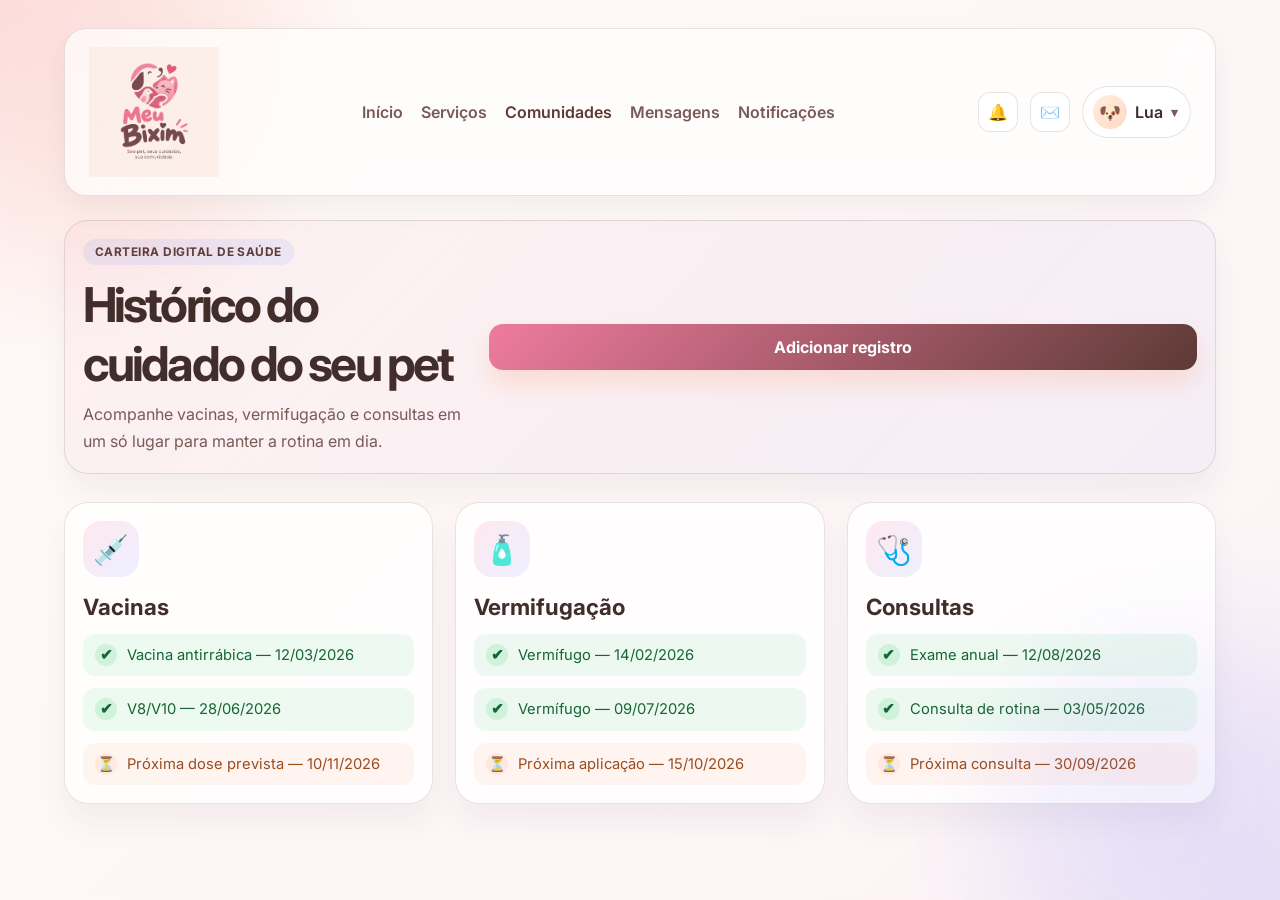
<file: saude.html>
<!DOCTYPE html>
<html lang="pt-BR">
  <head>
    <meta charset="UTF-8" />
    <meta name="viewport" content="width=device-width, initial-scale=1.0" />
    <title>Meu Bixim | Carteira Digital de Saúde</title>
    <link rel="preconnect" href="https://fonts.googleapis.com" />
    <link rel="preconnect" href="https://fonts.gstatic.com" crossorigin />
    <link href="https://fonts.googleapis.com/css2?family=Inter:wght@400;500;600;700;800&display=swap" rel="stylesheet" />
    <link rel="stylesheet" href="style.css" />
  </head>
  <body class="community-body">
    <div class="community-shell">
      <header class="topbar">
        <div class="brand-mini">
          <img class="brand-logo" src="imagemmeubixim.jpeg" alt="Meu Bixim" />
        </div>
        <nav class="nav-links">
          <a href="profile.html">Início</a>
          <a href="discover.html">Serviços</a>
          <a href="community.html" class="active">Comunidades</a>
          <a href="#">Mensagens</a>
          <a href="#">Notificações</a>
        </nav>
        <div class="user-actions">
          <button class="icon-button" type="button">🔔</button>
          <button class="icon-button" type="button">✉️</button>

          <div class="profile-menu-wrapper">
            <button class="mini-user profile-trigger" type="button" aria-expanded="false">
              <span class="mini-avatar">🐶</span>
              <span>Lua</span>
              <span class="caret">▾</span>
            </button>

            <div class="profile-dropdown">
              <button type="button">🔄 Trocar de perfil</button>
              <button type="button">⚙️ Configurações</button>
              <button type="button" class="logout-option">↩️ Logout</button>
            </div>
          </div>
        </div>
      </header>

      <main class="community-main">
        <section class="community-hero panel-card health-hero">
          <div>
            <span class="mini-tag">Carteira Digital de Saúde</span>
            <h1>Histórico do cuidado do seu pet</h1>
            <p>Acompanhe vacinas, vermifugação e consultas em um só lugar para manter a rotina em dia.</p>
          </div>
          <button class="primary-btn" type="button">Adicionar registro</button>
        </section>

        <section class="health-grid">
          <article class="health-card panel-card">
            <div class="health-icon">💉</div>
            <h3>Vacinas</h3>
            <ul>
              <li class="status-done"><span>✔</span> Vacina antirrábica — 12/03/2026</li>
              <li class="status-done"><span>✔</span> V8/V10 — 28/06/2026</li>
              <li class="status-pending"><span>⏳</span> Próxima dose prevista — 10/11/2026</li>
            </ul>
          </article>

          <article class="health-card panel-card">
            <div class="health-icon">🧴</div>
            <h3>Vermifugação</h3>
            <ul>
              <li class="status-done"><span>✔</span> Vermífugo — 14/02/2026</li>
              <li class="status-done"><span>✔</span> Vermífugo — 09/07/2026</li>
              <li class="status-pending"><span>⏳</span> Próxima aplicação — 15/10/2026</li>
            </ul>
          </article>

          <article class="health-card panel-card">
            <div class="health-icon">🩺</div>
            <h3>Consultas</h3>
            <ul>
              <li class="status-done"><span>✔</span> Exame anual — 12/08/2026</li>
              <li class="status-done"><span>✔</span> Consulta de rotina — 03/05/2026</li>
              <li class="status-pending"><span>⏳</span> Próxima consulta — 30/09/2026</li>
            </ul>
          </article>
        </section>
      </main>
    </div>

    <script src="script.js"></script>
  </body>
</html>
</file>
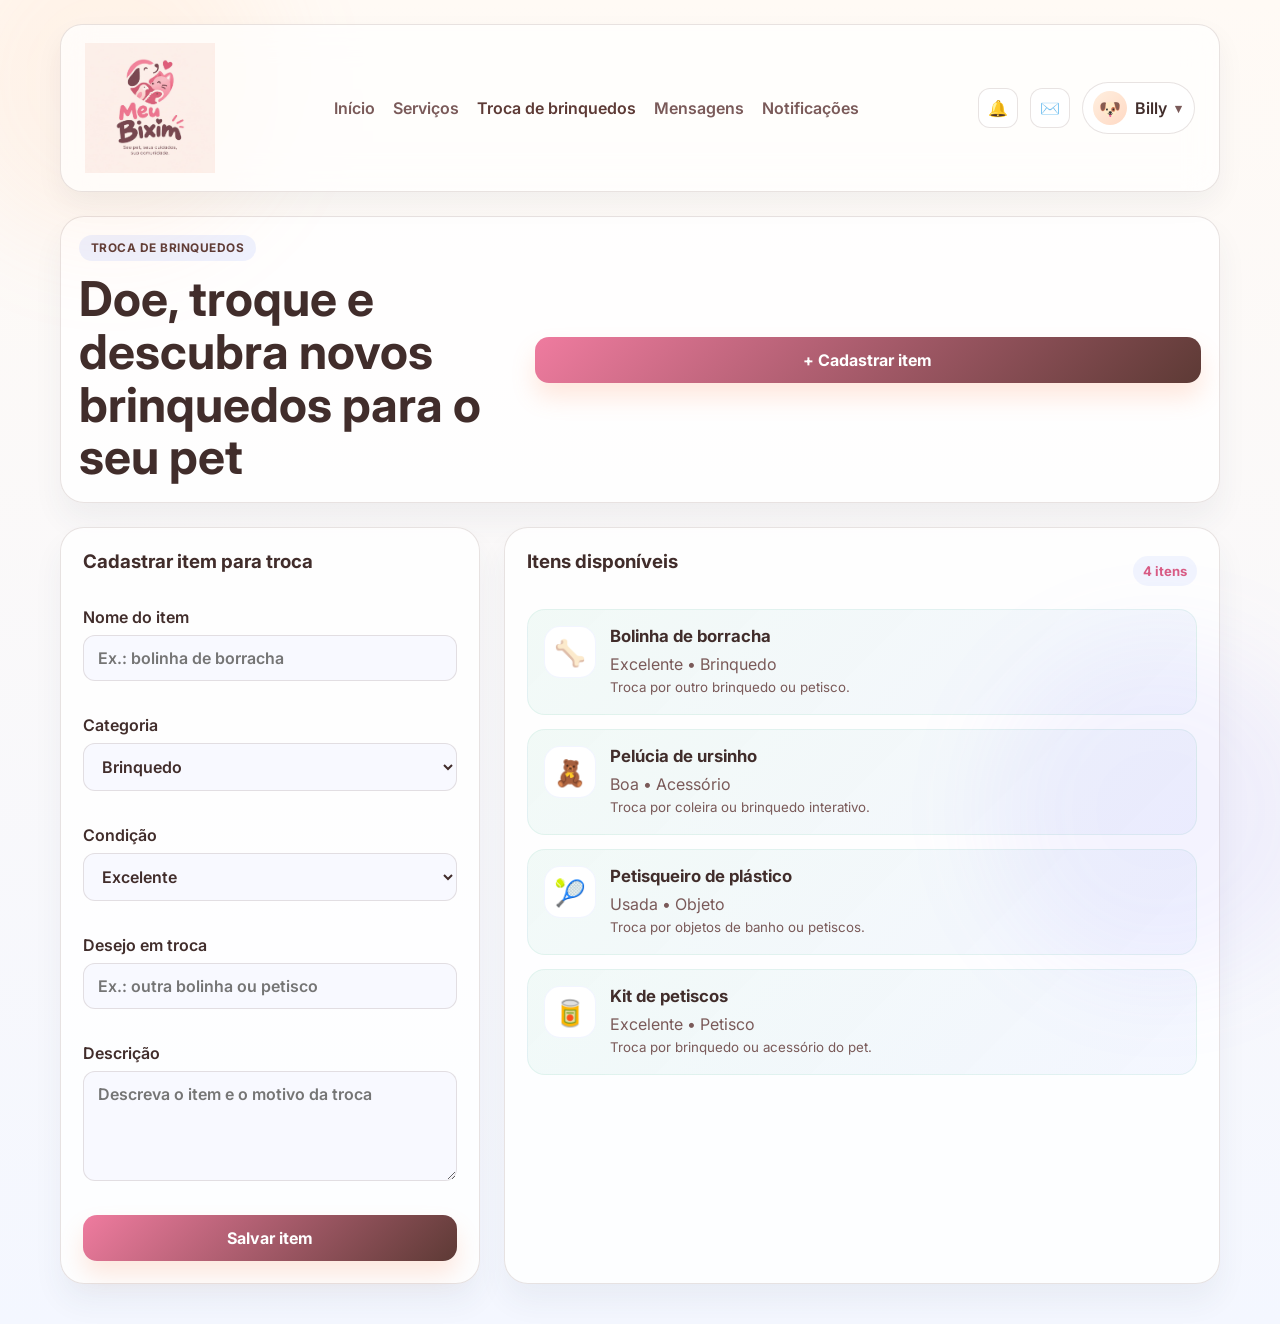
<file: troca-brinquedos.html>
<!DOCTYPE html>
<html lang="pt-BR">
  <head>
    <meta charset="UTF-8" />
    <meta name="viewport" content="width=device-width, initial-scale=1.0" />
    <title>Meu Bixim | Troca de brinquedos</title>
    <link rel="preconnect" href="https://fonts.googleapis.com" />
    <link rel="preconnect" href="https://fonts.gstatic.com" crossorigin />
    <link href="https://fonts.googleapis.com/css2?family=Inter:wght@400;500;600;700;800&display=swap" rel="stylesheet" />
    <link rel="stylesheet" href="style.css" />
  </head>
  <body class="trade-page-body">
    <div class="trade-page-shell">
      <header class="topbar">
        <div class="brand-mini">
          <img class="brand-logo" src="imagemmeubixim.jpeg" alt="Meu Bixim" />
        </div>
        <nav class="nav-links">
          <a href="profile.html">Início</a>
          <a href="discover.html">Serviços</a>
          <a class="active" href="troca-brinquedos.html">Troca de brinquedos</a>
          <a href="#">Mensagens</a>
          <a href="#">Notificações</a>
        </nav>
        <div class="user-actions">
          <button class="icon-button" type="button">🔔</button>
          <button class="icon-button" type="button">✉️</button>

          <div class="profile-menu-wrapper">
            <button class="mini-user profile-trigger" type="button" aria-expanded="false">
              <span class="mini-avatar">🐶</span>
              <span>Billy</span>
              <span class="caret">▾</span>
            </button>

            <div class="profile-dropdown">
              <button type="button">🔄 Trocar de perfil</button>
              <button type="button">⚙️ Configurações</button>
              <button type="button" class="logout-option">↩️ Logout</button>
            </div>
          </div>
        </div>
      </header>

      <main class="trade-page-main">
        <section class="trade-hero panel-card">
          <div>
            <span class="mini-tag">Troca de brinquedos</span>
            <h1>Doe, troque e descubra novos brinquedos para o seu pet</h1>
          </div>
          <button class="primary-btn" type="button" data-open-trade-page-form>+ Cadastrar item</button>
        </section>

        <section class="trade-layout">
          <form id="tradeForm" class="panel-card trade-form-panel">
            <h3>Cadastrar item para troca</h3>

            <label>
              Nome do item
              <input type="text" name="itemName" placeholder="Ex.: bolinha de borracha" required />
            </label>

            <label>
              Categoria
              <select name="itemCategory">
                <option value="Brinquedo">Brinquedo</option>
                <option value="Acessório">Acessório</option>
                <option value="Objeto">Objeto</option>
                <option value="Petisco">Petisco</option>
              </select>
            </label>

            <label>
              Condição
              <select name="itemCondition">
                <option value="Excelente">Excelente</option>
                <option value="Boa">Boa</option>
                <option value="Usada">Usada</option>
              </select>
            </label>

            <label>
              Desejo em troca
              <input type="text" name="itemSwap" placeholder="Ex.: outra bolinha ou petisco" required />
            </label>

            <label>
              Descrição
              <textarea name="itemDescription" rows="4" placeholder="Descreva o item e o motivo da troca" required></textarea>
            </label>

            <button type="submit" class="primary-btn">Salvar item</button>
          </form>

          <div class="panel-card trade-items-panel">
            <div class="trade-items-header">
              <h3>Itens disponíveis</h3>
              <span class="trade-counter">4 itens</span>
            </div>

            <div id="tradeItemsList" class="trade-items-list">
              <article class="trade-item-card">
                <div class="trade-item-icon">🦴</div>
                <div>
                  <h4>Bolinha de borracha</h4>
                  <p>Excelente • Brinquedo</p>
                  <small>Troca por outro brinquedo ou petisco.</small>
                </div>
              </article>

              <article class="trade-item-card">
                <div class="trade-item-icon">🧸</div>
                <div>
                  <h4>Pelúcia de ursinho</h4>
                  <p>Boa • Acessório</p>
                  <small>Troca por coleira ou brinquedo interativo.</small>
                </div>
              </article>

              <article class="trade-item-card">
                <div class="trade-item-icon">🎾</div>
                <div>
                  <h4>Petisqueiro de plástico</h4>
                  <p>Usada • Objeto</p>
                  <small>Troca por objetos de banho ou petiscos.</small>
                </div>
              </article>

              <article class="trade-item-card">
                <div class="trade-item-icon">🥫</div>
                <div>
                  <h4>Kit de petiscos</h4>
                  <p>Excelente • Petisco</p>
                  <small>Troca por brinquedo ou acessório do pet.</small>
                </div>
              </article>
            </div>
          </div>
        </section>
      </main>
    </div>

    <script src="script.js"></script>
  </body>
</html>
</file>
<file: style.css>
:root {
  --bg-main: #fdf5f3;
  --bg-soft: #f7e8eb;
  --card: rgba(255, 255, 255, 0.9);
  --card-strong: #ffffff;
  --primary: #ef7b9f;
  --primary-dark: #d95c84;
  --secondary: #5d3a35;
  --secondary-soft: #f9eef1;
  --text: #412d2b;
  --muted: #7a5a59;
  --border: rgba(93, 58, 53, 0.14);
  --shadow: 0 28px 70px rgba(127, 90, 86, 0.18);
}

* {
  box-sizing: border-box;
}

html {
  scroll-behavior: smooth;
}

body {
  margin: 0;
  min-height: 100vh;
  font-family: "Inter", sans-serif;
  background:
    radial-gradient(circle at top left, rgba(239, 123, 159, 0.25), transparent 28%),
    radial-gradient(circle at bottom right, rgba(122, 90, 89, 0.12), transparent 26%),
    linear-gradient(135deg, #fdf5f3 0%, #f7e8eb 32%, #fffaf6 100%);
  color: var(--text);
  position: relative;
  overflow-x: hidden;
}

body::before,
body::after {
  content: "";
  position: fixed;
  width: 340px;
  height: 340px;
  border-radius: 50%;
  filter: blur(50px);
  z-index: 0;
  opacity: 0.5;
}

body::before {
  background: rgba(255, 171, 109, 0.18);
  top: -90px;
  left: -60px;
}

body::after {
  background: rgba(126, 117, 255, 0.15);
  right: -50px;
  bottom: -80px;
}

button,
input,
select {
  font: inherit;
}

.page-shell {
  position: relative;
  z-index: 1;
  min-height: 100vh;
  display: grid;
  grid-template-columns: 1.1fr 0.9fr;
  align-items: center;
  max-width: 1280px;
  margin: 0 auto;
  padding: 48px 32px;
  gap: 40px;
}

.brand-panel {
  padding: 28px 20px;
}

.brand-badge {
  display: inline-flex;
  align-items: center;
  justify-content: center;
  padding: 6px 0 0;
  margin-bottom: 22px;
  background: transparent;
  border: none;
  box-shadow: none;
}

.brand-logo {
  display: block;
  width: 150px;
  height: auto;
}

.brand-logo--large {
  width: 420px;
  max-width: 100%;
}

.trust-row {
  display: flex;
  flex-wrap: wrap;
  gap: 14px;
  margin-bottom: 22px;
}

.stat-pill {
  display: inline-flex;
  flex-direction: column;
  min-width: 140px;
  padding: 12px 16px;
  border-radius: 16px;
  background: rgba(255, 255, 255, 0.65);
  border: 1px solid var(--border);
  box-shadow: 0 10px 22px rgba(111, 122, 155, 0.06);
}

.stat-pill strong {
  font-size: 1.1rem;
  font-weight: 800;
  color: var(--text);
}

.stat-pill span {
  font-size: 0.74rem;
  color: var(--muted);
  margin-top: 2px;
}

.brand-panel h1 {
  font-size: clamp(2.7rem, 4vw, 4.3rem);
  line-height: 1.04;
  margin: 0 0 18px;
  max-width: 560px;
  letter-spacing: -0.06em;
}

.brand-panel p {
  max-width: 540px;
  font-size: 1.08rem;
  line-height: 1.8;
  color: var(--muted);
  margin-bottom: 28px;
}

.feature-list {
  display: grid;
  gap: 18px;
  max-width: 540px;
}

.feature-item {
  display: flex;
  align-items: center;
  gap: 16px;
  background: rgba(255, 255, 255, 0.7);
  border: 1px solid var(--border);
  border-radius: 20px;
  padding: 18px 20px;
  box-shadow: 0 14px 32px rgba(142, 116, 90, 0.08);
}

.icon {
  display: grid;
  place-items: center;
  width: 56px;
  height: 56px;
  border-radius: 16px;
  background: linear-gradient(135deg, #ffedd7, #ffe4d5);
  font-size: 1.5rem;
  box-shadow: inset 0 2px 10px rgba(255, 255, 255, 0.6);
}

.feature-item strong,
.feature-item small {
  display: block;
}

.feature-item strong {
  font-size: 1.02rem;
  margin-bottom: 4px;
}

.feature-item small {
  color: var(--muted);
}

.pet-preview-card {
  display: flex;
  align-items: center;
  gap: 16px;
  max-width: 430px;
  margin-top: 30px;
  padding: 16px 18px;
  border-radius: 22px;
  background: linear-gradient(135deg, #ffffff 0%, rgba(238, 242, 255, 0.95) 100%);
  border: 1px solid rgba(92, 124, 250, 0.12);
  box-shadow: 0 18px 34px rgba(100, 109, 173, 0.08);
}

.pet-avatar {
  display: grid;
  place-items: center;
  width: 58px;
  height: 58px;
  border-radius: 18px;
  background: linear-gradient(135deg, #ffefdf 0%, #ffd9c4 100%);
  font-size: 2rem;
  box-shadow: inset 0 3px 10px rgba(255, 255, 255, 0.66);
}

.pet-preview-card strong,
.pet-preview-card small {
  display: block;
}

.pet-preview-card strong {
  font-size: 1rem;
  margin-bottom: 4px;
}

.pet-preview-card small {
  color: var(--muted);
}

.like-count {
  margin-left: auto;
  display: inline-flex;
  align-items: center;
  gap: 6px;
  padding: 8px 12px;
  border-radius: 999px;
  background: rgba(255, 141, 92, 0.12);
  color: var(--primary-dark);
  font-weight: 700;
  font-size: 0.82rem;
}

.auth-panel {
  display: flex;
  justify-content: center;
}

.auth-card {
  position: relative;
  width: min(100%, 470px);
  background: rgba(255, 255, 255, 0.82);
  border: 1px solid rgba(255, 255, 255, 0.8);
  backdrop-filter: blur(14px);
  border-radius: 32px;
  box-shadow: var(--shadow);
  padding: 30px 28px 24px;
}

.auth-card::before {
  content: "";
  position: absolute;
  inset: 0;
  border-radius: inherit;
  padding: 1px;
  background: linear-gradient(135deg, rgba(255, 141, 92, 0.5), rgba(92, 124, 250, 0.25), rgba(255, 255, 255, 0));
  -webkit-mask: linear-gradient(#fff 0 0) content-box, linear-gradient(#fff 0 0);
  -webkit-mask-composite: xor;
  mask-composite: exclude;
  pointer-events: none;
}

.tab-group {
  display: grid;
  grid-template-columns: repeat(2, 1fr);
  background: #f3f3f8;
  padding: 8px;
  border-radius: 16px;
  margin-bottom: 24px;
  position: relative;
  z-index: 1;
}

.tab-btn {
  border: 0;
  background: transparent;
  color: var(--muted);
  font-weight: 700;
  padding: 12px 10px;
  border-radius: 12px;
  cursor: pointer;
  transition: 0.25s ease;
}

.tab-btn.active {
  background: linear-gradient(135deg, #ff8d5c 0%, #f56d3b 100%);
  color: white;
  box-shadow: 0 12px 24px rgba(245, 109, 59, 0.22);
}

.form-panel {
  display: none;
  animation: fadeIn 0.35s ease;
  position: relative;
  z-index: 1;
}

.form-panel.active {
  display: block;
}

.heading {
  margin-bottom: 18px;
}

.mini-tag {
  display: inline-block;
  padding: 6px 12px;
  border-radius: 999px;
  background: rgba(92, 124, 250, 0.1);
  color: var(--secondary);
  font-size: 0.74rem;
  font-weight: 700;
  letter-spacing: 0.04em;
  text-transform: uppercase;
}

.heading h2 {
  margin: 12px 0 0;
  font-size: clamp(1.8rem, 2vw, 2.2rem);
}

label {
  display: block;
  margin-bottom: 18px;
}

label span {
  display: block;
  font-size: 0.9rem;
  font-weight: 600;
  color: var(--text);
  margin-bottom: 8px;
}

input,
select {
  width: 100%;
  border: 1px solid var(--border);
  background: #fff;
  border-radius: 14px;
  padding: 15px 16px;
  color: var(--text);
  outline: none;
  transition: border-color 0.2s ease, box-shadow 0.2s ease;
}

input:focus,
select:focus {
  border-color: rgba(255, 141, 92, 0.7);
  box-shadow: 0 0 0 4px rgba(255, 141, 92, 0.12);
}

.two-columns {
  display: grid;
  grid-template-columns: repeat(2, minmax(0, 1fr));
  gap: 14px;
}

.options-row {
  display: flex;
  justify-content: space-between;
  align-items: center;
  gap: 10px;
  margin: 6px 0 18px;
}

.checkbox-wrap {
  display: flex;
  align-items: center;
  gap: 8px;
  margin: 0;
  font-size: 0.92rem;
  color: var(--muted);
}

.checkbox-wrap input {
  width: 16px;
  height: 16px;
  accent-color: var(--primary);
}

.options-row a {
  color: var(--secondary);
  text-decoration: none;
  font-weight: 600;
}

.primary-btn {
  width: 100%;
  border: none;
  border-radius: 16px;
  padding: 16px 18px;
  font-weight: 700;
  color: white;
  background: linear-gradient(135deg, var(--primary) 0%, var(--primary-dark) 100%);
  box-shadow: 0 16px 30px rgba(245, 109, 59, 0.28);
  cursor: pointer;
  transition: transform 0.2s ease, box-shadow 0.2s ease;
}

.primary-btn:hover {
  transform: translateY(-1px);
  box-shadow: 0 18px 32px rgba(245, 109, 59, 0.32);
}

.divider {
  position: relative;
  margin: 24px 0 18px;
  text-align: center;
  color: var(--muted);
  font-size: 0.8rem;
  text-transform: uppercase;
  letter-spacing: 0.08em;
}

.divider::before {
  content: "";
  position: absolute;
  inset: 50% 0 auto;
  height: 1px;
  background: rgba(108, 117, 136, 0.2);
}

.divider span {
  position: relative;
  display: inline-block;
  background: rgba(255, 255, 255, 0.8);
  padding: 0 12px;
}

.social-row {
  display: grid;
  grid-template-columns: repeat(2, minmax(0, 1fr));
  gap: 12px;
}

.social-btn {
  border: 1px solid var(--border);
  background: #fff;
  border-radius: 14px;
  padding: 12px 14px;
  font-weight: 600;
  color: var(--text);
  cursor: pointer;
  transition: 0.2s ease;
}

.social-btn:hover {
  border-color: rgba(92, 124, 250, 0.25);
  transform: translateY(-1px);
  box-shadow: 0 8px 18px rgba(92, 124, 250, 0.08);
}

.signup-check {
  margin-top: 10px;
  text-align: left;
}

@keyframes fadeIn {
  from {
    opacity: 0;
    transform: translateY(8px);
  }
  to {
    opacity: 1;
    transform: translateY(0);
  }
}

@media (max-width: 900px) {
  .page-shell {
    grid-template-columns: 1fr;
    padding: 28px 20px 36px;
  }

  .brand-panel {
    padding: 10px 6px 0;
    text-align: center;
  }

  .brand-panel p,
  .feature-list,
  .pet-preview-card {
    margin-left: auto;
    margin-right: auto;
  }

  .pet-preview-card {
    max-width: 360px;
  }
}

@media (max-width: 560px) {
  .two-columns,
  .social-row {
    grid-template-columns: 1fr;
  }

  .auth-card {
    padding: 22px 18px 18px;
  }

  .options-row {
    flex-direction: column;
    align-items: flex-start;
  }

  .trust-row {
    justify-content: center;
  }
}

.profile-body {
  background: linear-gradient(180deg, #fffaf5 0%, #f7f4ff 100%);
}

.profile-shell {
  max-width: 1400px;
  margin: 0 auto;
  padding: 28px 24px 48px;
}

.topbar {
  display: flex;
  align-items: center;
  justify-content: space-between;
  gap: 20px;
  padding: 18px 24px;
  border-radius: 22px;
  border: 1px solid var(--border);
  background: rgba(255, 255, 255, 0.7);
  backdrop-filter: blur(16px);
  box-shadow: 0 12px 28px rgba(26, 32, 52, 0.05);
}

.brand-mini {
  display: flex;
  align-items: center;
  justify-content: center;
  min-width: 130px;
}

.brand-mini .brand-logo {
  width: 130px;
}

.nav-links {
  display: flex;
  align-items: center;
  gap: 18px;
}

.nav-links a {
  text-decoration: none;
  color: var(--muted);
  font-weight: 600;
}

.nav-links a.active {
  color: var(--secondary);
}

.user-actions {
  display: flex;
  align-items: center;
  gap: 12px;
}

.icon-button {
  width: 40px;
  height: 40px;
  border: 1px solid var(--border);
  background: #fff;
  border-radius: 12px;
  cursor: pointer;
}

.profile-menu-wrapper {
  position: relative;
}

.mini-user {
  display: flex;
  align-items: center;
  gap: 8px;
  padding: 8px 10px;
  border-radius: 999px;
  background: #fff;
  border: 1px solid var(--border);
  font-weight: 600;
  color: var(--text);
  cursor: pointer;
}

.profile-trigger {
  padding-right: 12px;
}

.caret {
  font-size: 0.8rem;
  color: var(--muted);
}

.profile-dropdown {
  position: absolute;
  right: 0;
  top: calc(100% + 12px);
  display: none;
  width: 210px;
  background: rgba(255, 255, 255, 0.96);
  border: 1px solid var(--border);
  border-radius: 18px;
  box-shadow: 0 16px 32px rgba(31, 36, 48, 0.12);
  padding: 10px;
  z-index: 20;
}

.profile-menu-wrapper.open .profile-dropdown {
  display: grid;
  gap: 8px;
}

.profile-dropdown button {
  width: 100%;
  border: 0;
  background: transparent;
  padding: 12px 12px;
  border-radius: 12px;
  text-align: left;
  font-weight: 600;
  color: var(--text);
  cursor: pointer;
  transition: background 0.2s ease;
}

.profile-dropdown button:hover {
  background: #f6f7ff;
}

.logout-option {
  color: #d14a4a !important;
}

.modal-overlay {
  position: fixed;
  inset: 0;
  background: rgba(22, 25, 35, 0.45);
  backdrop-filter: blur(4px);
  display: none;
  align-items: center;
  justify-content: center;
  padding: 20px;
  z-index: 50;
}

.modal-overlay.open {
  display: flex;
}

.modal-card {
  width: min(100%, 440px);
  background: rgba(255, 255, 255, 0.96);
  border: 1px solid var(--border);
  border-radius: 24px;
  box-shadow: 0 24px 48px rgba(21, 24, 38, 0.18);
  padding: 20px;
}

.modal-header {
  display: flex;
  align-items: center;
  justify-content: space-between;
  gap: 12px;
  margin-bottom: 16px;
}

.modal-header h3 {
  margin: 0;
  font-size: 1.35rem;
}

.close-modal {
  width: 36px;
  height: 36px;
  border: 0;
  border-radius: 10px;
  background: #f5f7ff;
  font-size: 1.5rem;
  line-height: 1;
  cursor: pointer;
}

.profile-switch-list,
.settings-list {
  display: grid;
  gap: 12px;
}

.switch-profile-item {
  display: flex;
  align-items: center;
  gap: 12px;
  width: 100%;
  border: 1px solid var(--border);
  background: #fff;
  border-radius: 16px;
  padding: 12px 14px;
  text-align: left;
  cursor: pointer;
}

.switch-profile-item span {
  display: block;
}

.switch-profile-item strong,
.switch-profile-item small {
  display: block;
}

.switch-profile-item small {
  color: var(--muted);
  margin-top: 2px;
}

.switch-profile-item.active {
  border-color: rgba(255, 141, 92, 0.5);
  background: rgba(255, 141, 92, 0.05);
}

.setting-row {
  display: flex;
  align-items: center;
  justify-content: space-between;
  gap: 12px;
  background: #f8f9ff;
  border: 1px solid var(--border);
  border-radius: 14px;
  padding: 12px 14px;
}

.setting-row input {
  width: 18px;
  height: 18px;
  accent-color: var(--primary);
}

.mini-avatar {
  display: inline-grid;
  place-items: center;
  width: 34px;
  height: 34px;
  border-radius: 50%;
  background: linear-gradient(135deg, #ffefdf, #ffd9c4);
  font-size: 1.1rem;
}

.mini-avatar.small {
  width: 28px;
  height: 28px;
  font-size: 0.9rem;
}

.bg-alt {
  background: linear-gradient(135deg, #e9ecff, #cfe0ff);
}

.profile-main {
  display: grid;
  grid-template-columns: 280px minmax(0, 1fr) 290px;
  gap: 24px;
  margin-top: 24px;
}

.sidebar,
.center-panel {
  min-width: 0;
}

.panel-card,
.profile-card {
  background: rgba(255, 255, 255, 0.8);
  border: 1px solid var(--border);
  border-radius: 24px;
  box-shadow: 0 18px 30px rgba(59, 62, 84, 0.06);
}

.profile-card {
  overflow: hidden;
  padding-bottom: 18px;
}

.cover-gradient {
  height: 100px;
  background: linear-gradient(135deg, #ffbf8f 0%, #ffc4c9 40%, #c9d5ff 100%);
}

.profile-head {
  display: flex;
  align-items: center;
  gap: 14px;
  padding: 0 18px;
  margin-top: -28px;
}

.profile-avatar {
  display: grid;
  place-items: center;
  width: 80px;
  height: 80px;
  border-radius: 24px;
  background: linear-gradient(135deg, #fff0e1, #ffd7b1);
  border: 4px solid #fff;
  font-size: 2.2rem;
}

.profile-head h2 {
  margin: 0;
  font-size: 1.5rem;
}

.profile-head p {
  margin: 4px 0 0;
  color: var(--muted);
}

.profile-bio {
  margin: 14px 18px 0;
  padding: 12px 14px;
  border-radius: 14px;
  background: linear-gradient(135deg, rgba(255, 141, 92, 0.07), rgba(92, 124, 250, 0.06));
  color: var(--muted);
  line-height: 1.7;
  font-size: 0.93rem;
}

.stats-row {
  display: grid;
  grid-template-columns: repeat(3, minmax(0, 1fr));
  gap: 10px;
  padding: 18px;
  text-align: center;
}

.stats-row strong,
.stats-row span {
  display: block;
}

.stats-row strong {
  font-size: 1.05rem;
}

.stats-row span {
  color: var(--muted);
  font-size: 0.75rem;
  margin-top: 3px;
}

.small-btn {
  width: calc(100% - 36px);
  margin: 0 18px;
  font-size: 0.95rem;
  padding: 13px 18px;
  display: inline-flex;
  align-items: center;
  justify-content: center;
  text-decoration: none;
}

.community-btn {
  width: calc(100% - 36px);
  margin: 12px 18px 0;
  padding: 13px 18px;
  border-radius: 14px;
  background: rgba(239, 123, 159, 0.12);
  border: 1px solid rgba(239, 123, 159, 0.2);
  color: var(--secondary);
  font-weight: 700;
  text-align: center;
  text-decoration: none;
  display: inline-flex;
  align-items: center;
  justify-content: center;
  transition: transform 0.2s ease, background 0.2s ease;
}

.secondary-community-btn {
  background: rgba(92, 124, 250, 0.08);
  border-color: rgba(92, 124, 250, 0.2);
  color: #3d4bb0;
}

.community-btn:hover {
  transform: translateY(-1px);
  background: rgba(239, 123, 159, 0.18);
}

.secondary-community-btn:hover {
  background: rgba(92, 124, 250, 0.13);
}

.edit-page-body {
  min-height: 100vh;
  display: grid;
  place-items: center;
  padding: 40px 20px;
}

.edit-page-shell {
  width: min(100%, 760px);
}

.edit-card {
  background: rgba(255, 255, 255, 0.8);
  border: 1px solid var(--border);
  border-radius: 30px;
  padding: 34px 30px;
  box-shadow: var(--shadow);
  backdrop-filter: blur(12px);
}

.edit-header {
  display: flex;
  align-items: center;
  justify-content: space-between;
  gap: 16px;
  margin-bottom: 22px;
}

.edit-header h1 {
  margin: 0;
  font-size: clamp(2rem, 3vw, 2.6rem);
  letter-spacing: -0.05em;
}

.edit-subtitle {
  color: var(--muted);
  margin: 0;
  font-size: 0.95rem;
}

.edit-form {
  display: grid;
  gap: 20px;
}

.profile-image-picker {
  display: flex;
  align-items: center;
  gap: 18px;
  padding: 18px 16px;
  border: 1px solid rgba(108, 117, 136, 0.12);
  border-radius: 20px;
  background: linear-gradient(135deg, rgba(239, 123, 159, 0.05), rgba(255, 141, 92, 0.04));
}

.profile-preview-avatar {
  display: grid;
  place-items: center;
  width: 88px;
  height: 88px;
  border-radius: 26px;
  background: linear-gradient(135deg, #ffe7d5, #ffd8d8);
  border: 4px solid rgba(255, 255, 255, 0.9);
  box-shadow: 0 16px 28px rgba(239, 123, 159, 0.1);
  font-size: 2.5rem;
}

.profile-picker-content {
  display: grid;
  gap: 6px;
}

.profile-picker-content strong {
  font-size: 1.02rem;
}

.profile-picker-content p {
  margin: 0;
  color: var(--muted);
  font-size: 0.9rem;
}

.profile-picker-content input[type="file"] {
  display: none;
}

.upload-button {
  display: inline-flex;
  align-items: center;
  justify-content: center;
  width: fit-content;
  padding: 10px 16px;
  border-radius: 12px;
  background: linear-gradient(135deg, var(--primary), var(--secondary));
  color: #fff;
  font-weight: 700;
  cursor: pointer;
  box-shadow: 0 12px 22px rgba(239, 123, 159, 0.18);
}

.field-grid {
  display: grid;
  grid-template-columns: repeat(2, minmax(0, 1fr));
  gap: 18px;
}

.field-group {
  display: grid;
  gap: 8px;
}

.field-group label {
  font-size: 0.9rem;
  font-weight: 700;
  color: var(--text);
}

.field-group input,
.field-group textarea {
  width: 100%;
  border: 1px solid rgba(108, 117, 136, 0.18);
  border-radius: 14px;
  background: rgba(255, 255, 255, 0.85);
  padding: 14px 16px;
  color: var(--text);
  transition: border-color 0.2s ease, box-shadow 0.2s ease;
}

.reminder-group {
  gap: 12px;
}

.reminder-controls {
  display: flex;
  flex-wrap: wrap;
  align-items: center;
  gap: 12px;
  margin-top: 4px;
  padding: 10px 12px;
  border: 1px solid rgba(108, 117, 136, 0.12);
  border-radius: 14px;
  background: rgba(92, 124, 250, 0.03);
}

.switch {
  position: relative;
  display: inline-block;
  width: 50px;
  height: 28px;
}

.switch input {
  opacity: 0;
  width: 0;
  height: 0;
}

.slider {
  position: absolute;
  cursor: pointer;
  inset: 0;
  background-color: #dfe6ff;
  transition: 0.2s ease;
  border-radius: 999px;
}

.slider::before {
  content: "";
  position: absolute;
  width: 20px;
  height: 20px;
  left: 4px;
  top: 4px;
  border-radius: 50%;
  background: white;
  box-shadow: 0 3px 10px rgba(31, 36, 48, 0.12);
  transition: 0.2s ease;
}

.switch input:checked + .slider {
  background: linear-gradient(135deg, var(--primary), var(--secondary));
}

.switch input:checked + .slider::before {
  transform: translateX(22px);
}

.reminder-text {
  color: var(--muted);
  font-size: 0.88rem;
  font-weight: 600;
}

.date-label {
  margin-left: auto;
  font-size: 0.78rem;
  font-weight: 700;
  color: var(--muted);
}

.reminder-controls input[type="date"] {
  min-width: 150px;
  padding: 10px 12px;
}

.field-group input:focus,
.field-group textarea:focus {
  outline: none;
  border-color: rgba(92, 124, 250, 0.5);
  box-shadow: 0 0 0 4px rgba(92, 124, 250, 0.12);
}

.form-actions {
  display: flex;
  justify-content: flex-end;
  gap: 14px;
  margin-top: 8px;
}

.history-section {
  margin-top: 34px;
  padding-top: 28px;
  border-top: 1px solid rgba(108, 117, 136, 0.12);
}

.history-header {
  display: flex;
  align-items: end;
  justify-content: space-between;
  gap: 12px;
  margin-bottom: 18px;
}

.history-header h2 {
  margin: 0;
  font-size: 1.5rem;
  letter-spacing: -0.04em;
}

.history-header span {
  color: var(--muted);
  font-size: 0.86rem;
}

.history-grid {
  display: grid;
  grid-template-columns: repeat(3, minmax(0, 1fr));
  gap: 18px;
}

.history-card {
  background: rgba(255, 255, 255, 0.72);
  border: 1px solid rgba(108, 117, 136, 0.1);
  border-radius: 20px;
  padding: 18px 16px;
}

.history-card h3 {
  margin: 0 0 14px;
  font-size: 1.08rem;
}

.history-card ul {
  list-style: none;
  margin: 0;
  padding: 0;
  display: grid;
  gap: 12px;
}

.history-card li {
  display: flex;
  align-items: center;
  gap: 10px;
  border-radius: 12px;
  padding: 10px 12px;
  font-size: 0.9rem;
  line-height: 1.4;
}

.history-card li span {
  display: inline-flex;
  align-items: center;
  justify-content: center;
  width: 22px;
  height: 22px;
  border-radius: 50%;
  font-weight: 800;
}

.community-body {
  background:
    radial-gradient(circle at top left, rgba(239, 123, 159, 0.2), transparent 24%),
    radial-gradient(circle at bottom right, rgba(92, 124, 250, 0.12), transparent 24%),
    linear-gradient(135deg, #fffaf6 0%, #fdf3f6 100%);
}

.community-shell {
  max-width: 1200px;
  margin: 0 auto;
  padding: 28px 24px 48px;
}

.community-main {
  display: grid;
  gap: 28px;
  margin-top: 24px;
}

.community-links {
  display: flex;
  gap: 12px;
  flex-wrap: wrap;
}

.community-link {
  display: inline-flex;
  align-items: center;
  justify-content: center;
  min-width: 220px;
  padding: 12px 18px;
  border-radius: 14px;
  background: rgba(255, 255, 255, 0.7);
  border: 1px solid var(--border);
  color: var(--text);
  text-decoration: none;
  font-weight: 700;
  box-shadow: 0 12px 24px rgba(93, 58, 53, 0.04);
}

.community-link:hover {
  background: rgba(239, 123, 159, 0.08);
}

.health-hero {
  background: linear-gradient(135deg, rgba(239, 123, 159, 0.06), rgba(92, 124, 250, 0.05));
}

.health-grid {
  display: grid;
  grid-template-columns: repeat(3, minmax(0, 1fr));
  gap: 22px;
}

.health-card {
  padding: 24px 20px;
}

.health-icon {
  display: grid;
  place-items: center;
  width: 56px;
  height: 56px;
  border-radius: 18px;
  background: linear-gradient(135deg, #ffe8ef, #edf0ff);
  font-size: 1.8rem;
  margin-bottom: 16px;
}

.health-card h3 {
  margin: 0 0 14px;
  font-size: 1.4rem;
}

.health-card ul {
  list-style: none;
  margin: 0;
  padding: 0;
  display: grid;
  gap: 12px;
}

.health-card li {
  display: flex;
  align-items: center;
  gap: 10px;
  padding: 10px 12px;
  border-radius: 12px;
  font-size: 0.92rem;
  line-height: 1.5;
}

.health-card li span {
  display: inline-flex;
  align-items: center;
  justify-content: center;
  width: 22px;
  height: 22px;
  border-radius: 50%;
  font-weight: 800;
}

.community-hero {
  display: flex;
  align-items: center;
  justify-content: space-between;
  gap: 20px;
  padding: 28px 30px;
}

.community-hero h1 {
  margin: 10px 0 8px;
  font-size: clamp(2rem, 4vw, 3rem);
  letter-spacing: -0.06em;
}

.community-hero p {
  margin: 0;
  max-width: 620px;
  color: var(--muted);
  line-height: 1.7;
}

.community-grid {
  display: grid;
  grid-template-columns: repeat(3, minmax(0, 1fr));
  gap: 24px;
}

.adoption-card {
  overflow: hidden;
  padding: 0;
}

.adoption-cover {
  height: 220px;
  background-size: cover;
  background-position: center;
}

.cover-one {
  background: linear-gradient(135deg, rgba(255, 205, 193, 0.8), rgba(246, 162, 189, 0.9)),
    url('https://images.unsplash.com/photo-1517849845537-4d257902454a?auto=format&fit=crop&w=900&q=80') center/cover;
}

.cover-two {
  background: linear-gradient(135deg, rgba(255, 223, 197, 0.7), rgba(239, 123, 159, 0.8)),
    url('https://images.unsplash.com/photo-1511044568932-338cba0ad803?auto=format&fit=crop&w=900&q=80') center/cover;
}

.cover-three {
  background: linear-gradient(135deg, rgba(210, 221, 255, 0.8), rgba(121, 143, 255, 0.8)),
    url('https://images.unsplash.com/photo-1548199973-03cce0bbc87b?auto=format&fit=crop&w=900&q=80') center/cover;
}

.adoption-content {
  padding: 20px 18px 22px;
}

.tag-row {
  display: flex;
  align-items: center;
  justify-content: space-between;
  gap: 10px;
  margin-bottom: 12px;
}

.service-tag {
  display: inline-flex;
  align-items: center;
  padding: 7px 10px;
  border-radius: 999px;
  background: rgba(239, 123, 159, 0.1);
  color: var(--primary-dark);
  font-size: 0.72rem;
  font-weight: 700;
  letter-spacing: 0.04em;
  text-transform: uppercase;
}

.status-badge {
  font-size: 0.72rem;
  font-weight: 700;
  color: #1d7a45;
  background: rgba(34, 197, 94, 0.12);
  padding: 7px 10px;
  border-radius: 999px;
}

.adoption-content h3 {
  margin: 0 0 10px;
  font-size: 1.6rem;
  letter-spacing: -0.04em;
}

.adoption-content p {
  margin: 0;
  color: var(--muted);
  line-height: 1.7;
}

.adoption-meta {
  display: flex;
  justify-content: space-between;
  margin: 18px 0 16px;
  color: var(--secondary);
  font-weight: 700;
  font-size: 0.9rem;
}

.adoption-content button {
  width: 100%;
  border: none;
  padding: 12px 16px;
  border-radius: 12px;
  background: linear-gradient(135deg, var(--primary), var(--secondary));
  color: white;
  font-weight: 700;
  cursor: pointer;
}

.status-done {
  background: rgba(34, 197, 94, 0.08);
  color: #166534;
}

.status-done span {
  background: rgba(34, 197, 94, 0.14);
}

.status-pending {
  background: rgba(255, 141, 92, 0.08);
  color: #9a4d1d;
}

.status-pending span {
  background: rgba(255, 141, 92, 0.12);
}

.secondary-btn,
.primary-btn {
  border: none;
  border-radius: 14px;
  padding: 13px 20px;
  cursor: pointer;
  font-weight: 700;
  transition: transform 0.2s ease, box-shadow 0.2s ease;
}

.secondary-btn {
  background: rgba(108, 117, 136, 0.08);
  color: var(--text);
}

.primary-btn {
  background: linear-gradient(135deg, var(--primary), var(--secondary));
  color: white;
  box-shadow: 0 14px 24px rgba(255, 141, 92, 0.2);
}

.secondary-btn:hover,
.primary-btn:hover {
  transform: translateY(-1px);
}

.care-card {
  margin: 18px 0 0;
  padding: 18px;
  border-radius: 20px;
  background: linear-gradient(135deg, rgba(92, 124, 250, 0.05), rgba(255, 141, 92, 0.06));
}

.care-card h3 {
  margin: 0 0 12px;
  font-size: 1.15rem;
}

.care-list {
  list-style: none;
  margin: 0;
  padding: 0;
  display: grid;
  gap: 10px;
}

.care-list li {
  padding: 10px 12px;
  border-radius: 12px;
  background: rgba(255, 255, 255, 0.8);
  border: 1px solid rgba(92, 124, 250, 0.08);
  color: var(--muted);
  font-weight: 600;
}

.panel-card {
  padding: 18px;
}

.left-panel,
.right-panel {
  display: grid;
  gap: 20px;
}

.friend-list {
  display: grid;
  gap: 10px;
  margin-top: 12px;
}

.friend-item {
  display: flex;
  align-items: center;
  gap: 10px;
  padding: 10px 12px;
  border-radius: 12px;
  background: #f9f9ff;
  color: var(--text);
  font-weight: 600;
}

.feed {
  display: grid;
  gap: 22px;
}

.composer {
  padding-bottom: 16px;
}

.composer-header {
  display: flex;
  align-items: center;
  gap: 12px;
  margin-bottom: 16px;
}

.composer-header input {
  flex: 1;
  border: 1px solid var(--border);
  border-radius: 14px;
  background: #f8f9ff;
  padding: 14px 16px;
  color: var(--muted);
}

.composer-actions {
  display: flex;
  justify-content: space-between;
  align-items: center;
  gap: 12px;
}

.composer-actions button {
  border: 0;
  background: transparent;
  color: var(--muted);
  font-weight: 600;
  padding: 10px 12px;
  border-radius: 10px;
  cursor: pointer;
}

.publish-btn {
  background: linear-gradient(135deg, var(--primary), var(--primary-dark)) !important;
  color: white !important;
  padding: 12px 20px !important;
  box-shadow: 0 12px 22px rgba(245, 109, 59, 0.2);
}

.story-strip {
  display: grid;
  grid-template-columns: repeat(5, minmax(0, 1fr));
  gap: 12px;
}

.story-item {
  display: flex;
  flex-direction: column;
  align-items: center;
  gap: 8px;
  padding: 12px 10px;
  border-radius: 18px;
  background: linear-gradient(180deg, #fff 0%, #f7f8ff 100%);
  border: 1px solid var(--border);
  text-align: center;
}

.story-item span {
  display: grid;
  place-items: center;
  width: 52px;
  height: 52px;
  border-radius: 16px;
  background: linear-gradient(135deg, #ffead7, #dfe7ff);
  font-size: 1.5rem;
}

.story-item.active {
  border-color: rgba(255, 141, 92, 0.4);
  box-shadow: 0 10px 25px rgba(255, 141, 92, 0.12);
}

.story-item small {
  color: var(--muted);
}

.post-card {
  padding: 18px;
}

.post-header {
  display: flex;
  align-items: center;
  justify-content: space-between;
  margin-bottom: 12px;
}

.user-meta {
  display: flex;
  align-items: center;
  gap: 12px;
}

.user-meta strong,
.user-meta small {
  display: block;
}

.user-meta small {
  color: var(--muted);
  margin-top: 3px;
}

.dots-btn {
  border: 0;
  background: transparent;
  font-size: 1.5rem;
  color: var(--muted);
  cursor: pointer;
}

.post-card p {
  margin: 0 0 16px;
  line-height: 1.7;
  color: var(--text);
}

.post-image {
  height: 320px;
  border-radius: 22px;
  background-size: cover;
  background-position: center;
  margin-bottom: 16px;
}

.image-walk {
  background:
    linear-gradient(180deg, rgba(0, 0, 0, 0.08), rgba(0, 0, 0, 0.18)),
    url('https://images.unsplash.com/photo-1517849845537-4d257902454a?auto=format&fit=crop&w=1000&q=80') center/cover no-repeat;
}

.image-cat {
  background:
    linear-gradient(180deg, rgba(0, 0, 0, 0.08), rgba(0, 0, 0, 0.15)),
    url('https://images.unsplash.com/photo-1511044568932-338cba0ad803?auto=format&fit=crop&w=1000&q=80') center/cover no-repeat;
}

.post-actions {
  display: flex;
  gap: 12px;
  flex-wrap: wrap;
}

.post-actions button {
  border: 0;
  background: #f6f7ff;
  color: var(--text);
  border-radius: 999px;
  padding: 10px 14px;
  font-weight: 600;
  cursor: pointer;
}

.activity-list {
  list-style: none;
  padding: 0;
  margin: 12px 0 0;
  display: grid;
  gap: 12px;
}

.activity-list li {
  display: flex;
  align-items: center;
  gap: 10px;
  background: #f9f9ff;
  padding: 12px 10px;
  border-radius: 12px;
  color: var(--muted);
}

.trade-card {
  display: grid;
  gap: 12px;
}

.trade-header {
  display: flex;
  align-items: center;
  justify-content: space-between;
  gap: 12px;
}

.trade-header h3 {
  margin: 0;
}

.trade-add-btn {
  border: 0;
  border-radius: 999px;
  background: rgba(92, 124, 250, 0.12);
  color: var(--primary-dark);
  padding: 8px 12px;
  font-weight: 700;
  cursor: pointer;
}

.trade-list {
  display: grid;
  gap: 12px;
}

.trade-item {
  display: flex;
  align-items: flex-start;
  gap: 12px;
  padding: 12px 10px;
  border-radius: 14px;
  background: linear-gradient(135deg, rgba(96, 199, 160, 0.08), rgba(92, 124, 250, 0.06));
  border: 1px solid rgba(96, 199, 160, 0.12);
}

.trade-item strong,
.trade-item small {
  display: block;
}

.trade-item strong {
  margin-bottom: 4px;
}

.trade-item small {
  color: var(--muted);
  line-height: 1.5;
}

.trade-icon {
  display: grid;
  place-items: center;
  width: 42px;
  height: 42px;
  border-radius: 12px;
  background: #fff;
  box-shadow: inset 0 0 0 1px rgba(96, 199, 160, 0.14);
  flex-shrink: 0;
}

.encounter-list {
  display: grid;
  gap: 12px;
  margin-top: 12px;
}

.encounter-item {
  display: flex;
  align-items: flex-start;
  gap: 12px;
  padding: 12px 10px;
  border-radius: 14px;
  background: linear-gradient(135deg, rgba(255, 141, 92, 0.06), rgba(92, 124, 250, 0.06));
  border: 1px solid rgba(92, 124, 250, 0.08);
}

.encounter-item strong,
.encounter-item small {
  display: block;
}

.encounter-item strong {
  margin-bottom: 4px;
}

.encounter-item small {
  color: var(--muted);
  line-height: 1.5;
}

.encounter-icon {
  display: grid;
  place-items: center;
  width: 40px;
  height: 40px;
  border-radius: 12px;
  background: #fff;
  box-shadow: inset 0 0 0 1px rgba(92, 124, 250, 0.08);
  flex-shrink: 0;
}

.trade-form {
  display: grid;
  gap: 14px;
  margin-top: 14px;
}

.trade-form label {
  display: grid;
  gap: 8px;
  color: var(--text);
  font-weight: 600;
}

.trade-form input,
.trade-form select,
.trade-form textarea {
  width: 100%;
  border: 1px solid var(--border);
  border-radius: 12px;
  background: #f8f9ff;
  padding: 12px 14px;
  font: inherit;
  color: var(--text);
  resize: vertical;
}

.trade-form textarea {
  min-height: 96px;
}

.trade-modal {
  max-width: 460px;
}

.challenge-box {
  margin-top: 12px;
  padding: 16px;
  border-radius: 18px;
  background: linear-gradient(135deg, rgba(255, 141, 92, 0.09), rgba(92, 124, 250, 0.09));
}

.challenge-box strong,
.challenge-box small {
  display: block;
}

.challenge-box strong {
  margin-bottom: 8px;
  font-size: 1rem;
}

.challenge-box small {
  color: var(--muted);
  line-height: 1.6;
}

.challenge-box button {
  margin-top: 12px;
  padding: 10px 16px;
  border: 0;
  border-radius: 12px;
  background: linear-gradient(135deg, var(--secondary), #7a8dff);
  color: white;
  font-weight: 700;
  cursor: pointer;
}

.trade-page-body {
  background: linear-gradient(180deg, #fffaf5 0%, #f4f7ff 100%);
}

.trade-page-shell {
  max-width: 1200px;
  margin: 0 auto;
  padding: 24px 20px 40px;
}

.trade-page-main {
  display: grid;
  gap: 24px;
  margin-top: 24px;
}

.trade-hero {
  display: flex;
  align-items: center;
  justify-content: space-between;
  gap: 16px;
}

.trade-hero h1 {
  margin: 12px 0 0;
  max-width: 760px;
  font-size: clamp(2rem, 4vw, 3rem);
  line-height: 1.1;
}

.trade-layout {
  display: grid;
  grid-template-columns: minmax(320px, 420px) minmax(0, 1fr);
  gap: 24px;
}

.trade-form-panel,
.trade-items-panel {
  padding: 22px;
}

.trade-form-panel h3,
.trade-items-panel h3 {
  margin: 0 0 18px;
}

.trade-form-panel {
  display: grid;
  gap: 16px;
}

.trade-form-panel label {
  display: grid;
  gap: 8px;
  font-weight: 600;
  color: var(--text);
}

.trade-form-panel input,
.trade-form-panel select,
.trade-form-panel textarea {
  width: 100%;
  border: 1px solid var(--border);
  border-radius: 12px;
  background: #f8f9ff;
  padding: 12px 14px;
  font: inherit;
  color: var(--text);
  resize: vertical;
}

.trade-form-panel textarea {
  min-height: 110px;
}

.trade-items-header {
  display: flex;
  align-items: center;
  justify-content: space-between;
  gap: 12px;
  margin-bottom: 18px;
}

.trade-counter {
  background: rgba(92, 124, 250, 0.08);
  color: var(--primary-dark);
  padding: 7px 10px;
  border-radius: 999px;
  font-size: 0.82rem;
  font-weight: 700;
}

.trade-items-list {
  display: grid;
  gap: 14px;
}

.trade-item-card {
  display: flex;
  align-items: flex-start;
  gap: 14px;
  padding: 16px;
  border-radius: 18px;
  background: linear-gradient(135deg, rgba(96, 199, 160, 0.08), rgba(92, 124, 250, 0.06));
  border: 1px solid rgba(96, 199, 160, 0.12);
}

.trade-item-card h4 {
  margin: 0 0 6px;
  font-size: 1.05rem;
}

.trade-item-card p,
.trade-item-card small {
  margin: 0;
  color: var(--muted);
  line-height: 1.5;
}

.trade-item-icon {
  display: grid;
  place-items: center;
  width: 52px;
  height: 52px;
  border-radius: 16px;
  background: #fff;
  font-size: 1.6rem;
  box-shadow: inset 0 0 0 1px rgba(92, 124, 250, 0.08);
}

.booking-page-body {
  background: linear-gradient(180deg, #fffaf5 0%, #f4f7ff 100%);
}

.booking-page-shell {
  max-width: 1200px;
  margin: 0 auto;
  padding: 24px 20px 40px;
}

.booking-page-main {
  display: grid;
  gap: 24px;
  margin-top: 24px;
}

.booking-hero {
  display: flex;
  align-items: center;
  justify-content: space-between;
  gap: 18px;
}

.booking-hero h1 {
  margin: 10px 0 0;
  font-size: clamp(2rem, 4vw, 3rem);
  line-height: 1.1;
}

.booking-layout {
  display: grid;
  grid-template-columns: minmax(0, 1.4fr) minmax(280px, 380px);
  gap: 24px;
}

.booking-form,
.booking-summary {
  padding: 22px;
}

.booking-form {
  display: grid;
  gap: 18px;
}

.booking-form h3,
.booking-summary h3 {
  margin: 0;
}

.booking-form label {
  display: grid;
  gap: 8px;
  font-weight: 600;
  color: var(--text);
}

.booking-form input,
.booking-form select,
.booking-form textarea {
  width: 100%;
  border: 1px solid var(--border);
  border-radius: 12px;
  background: #f8f9ff;
  padding: 12px 14px;
  font: inherit;
  color: var(--text);
  resize: vertical;
}

.service-options {
  display: grid;
  gap: 10px;
  padding: 8px 0;
}

.service-options label {
  display: flex;
  align-items: center;
  gap: 10px;
  font-weight: 500;
  padding: 10px 12px;
  border-radius: 12px;
  background: #f8f9ff;
  border: 1px solid var(--border);
}

.service-options input {
  width: auto;
}

.booking-summary {
  display: grid;
  gap: 16px;
  align-content: start;
}

.summary-item {
  display: flex;
  justify-content: space-between;
  gap: 14px;
  padding: 12px 14px;
  border-radius: 12px;
  background: #f8f9ff;
}

.summary-item span {
  color: var(--muted);
}

.availability-box {
  padding: 16px;
  border-radius: 18px;
  background: linear-gradient(135deg, rgba(255, 141, 92, 0.08), rgba(92, 124, 250, 0.08));
}

.availability-box strong,
.availability-box small {
  display: block;
}

.availability-box small {
  margin-top: 8px;
  color: var(--muted);
}

.secondary-btn {
  border: 0;
  border-radius: 12px;
  background: rgba(92, 124, 250, 0.1);
  color: var(--primary-dark);
  padding: 11px 16px;
  font-weight: 700;
  cursor: pointer;
}

.success-page-body {
  background: linear-gradient(180deg, #fffaf5 0%, #f4f7ff 100%);
}

.success-page-shell {
  max-width: 980px;
  margin: 0 auto;
  padding: 24px 20px 40px;
}

.success-page-main {
  display: grid;
  place-items: center;
  min-height: calc(100vh - 150px);
}

.success-card {
  max-width: 720px;
  text-align: center;
  padding: 32px 24px;
}

.success-icon {
  display: grid;
  place-items: center;
  width: 76px;
  height: 76px;
  margin: 0 auto 18px;
  border-radius: 50%;
  background: rgba(96, 199, 160, 0.15);
  font-size: 2.2rem;
}

.success-tag {
  display: inline-flex;
  margin-bottom: 10px;
}

.success-card h1 {
  margin: 0 0 12px;
  font-size: clamp(2rem, 4vw, 2.7rem);
}

.success-card p {
  margin: 0 auto 24px;
  max-width: 560px;
  color: var(--muted);
  line-height: 1.7;
}

.success-detail-grid {
  display: grid;
  grid-template-columns: repeat(2, minmax(0, 1fr));
  gap: 14px;
  margin-bottom: 24px;
}

.success-detail {
  display: grid;
  gap: 6px;
  padding: 14px 16px;
  border-radius: 16px;
  background: #f8f9ff;
  text-align: left;
}

.success-detail span {
  color: var(--muted);
  font-size: 0.88rem;
}

.success-actions {
  display: flex;
  justify-content: center;
  flex-wrap: wrap;
  gap: 12px;
}

.discover-body {
  background: linear-gradient(180deg, #fffaf5 0%, #f5f8ff 100%);
}

.discover-shell {
  max-width: 1200px;
  margin: 0 auto;
  padding: 28px 24px 48px;
}

.discover-main {
  margin-top: 24px;
}

.discover-header {
  display: flex;
  align-items: center;
  justify-content: space-between;
  gap: 16px;
  padding: 22px 24px;
  margin-bottom: 24px;
}

.discover-header h1 {
  margin: 12px 0 0;
  font-size: clamp(2rem, 3vw, 3rem);
  letter-spacing: -0.05em;
}

.service-grid {
  display: grid;
  grid-template-columns: repeat(2, minmax(0, 1fr));
  gap: 20px;
}

.service-card {
  display: flex;
  flex-direction: column;
  gap: 18px;
  padding: 22px;
}

.service-icon {
  display: grid;
  place-items: center;
  width: 64px;
  height: 64px;
  border-radius: 20px;
  background: linear-gradient(135deg, #fff0e7, #eaf0ff);
  font-size: 2rem;
}

.service-content {
  display: grid;
  gap: 8px;
}

.service-tag {
  display: inline-block;
  width: fit-content;
  padding: 6px 12px;
  border-radius: 999px;
  background: rgba(92, 124, 250, 0.08);
  color: var(--secondary);
  font-size: 0.72rem;
  font-weight: 700;
  letter-spacing: 0.05em;
  text-transform: uppercase;
}

.service-content h3 {
  margin: 0;
  font-size: 1.5rem;
}

.service-content p {
  margin: 0;
  color: var(--muted);
  line-height: 1.7;
}

.service-meta {
  display: flex;
  align-items: center;
  justify-content: space-between;
  gap: 12px;
  padding-top: 6px;
  border-top: 1px solid var(--border);
  color: var(--text);
  font-weight: 700;
}

.service-meta button {
  border: 0;
  border-radius: 12px;
  background: linear-gradient(135deg, var(--primary), var(--primary-dark));
  color: white;
  padding: 10px 16px;
  font-weight: 700;
  cursor: pointer;
}

@media (max-width: 1100px) {
  .profile-main {
    grid-template-columns: 1fr;
  }

  .topbar {
    flex-wrap: wrap;
    justify-content: center;
  }

  .service-grid {
    grid-template-columns: 1fr;
  }
}

@media (max-width: 640px) {
  .discover-shell {
    padding-left: 14px;
    padding-right: 14px;
  }

  .discover-header {
    flex-direction: column;
    align-items: flex-start;
  }

  .service-card {
    padding: 18px;
  }
}

@media (max-width: 640px) {
  .profile-shell {
    padding-left: 14px;
    padding-right: 14px;
  }

  .nav-links {
    width: 100%;
    justify-content: center;
    flex-wrap: wrap;
  }

  .user-actions {
    width: 100%;
    justify-content: center;
  }

  .story-strip {
    grid-template-columns: repeat(2, minmax(0, 1fr));
  }
}
</file>
